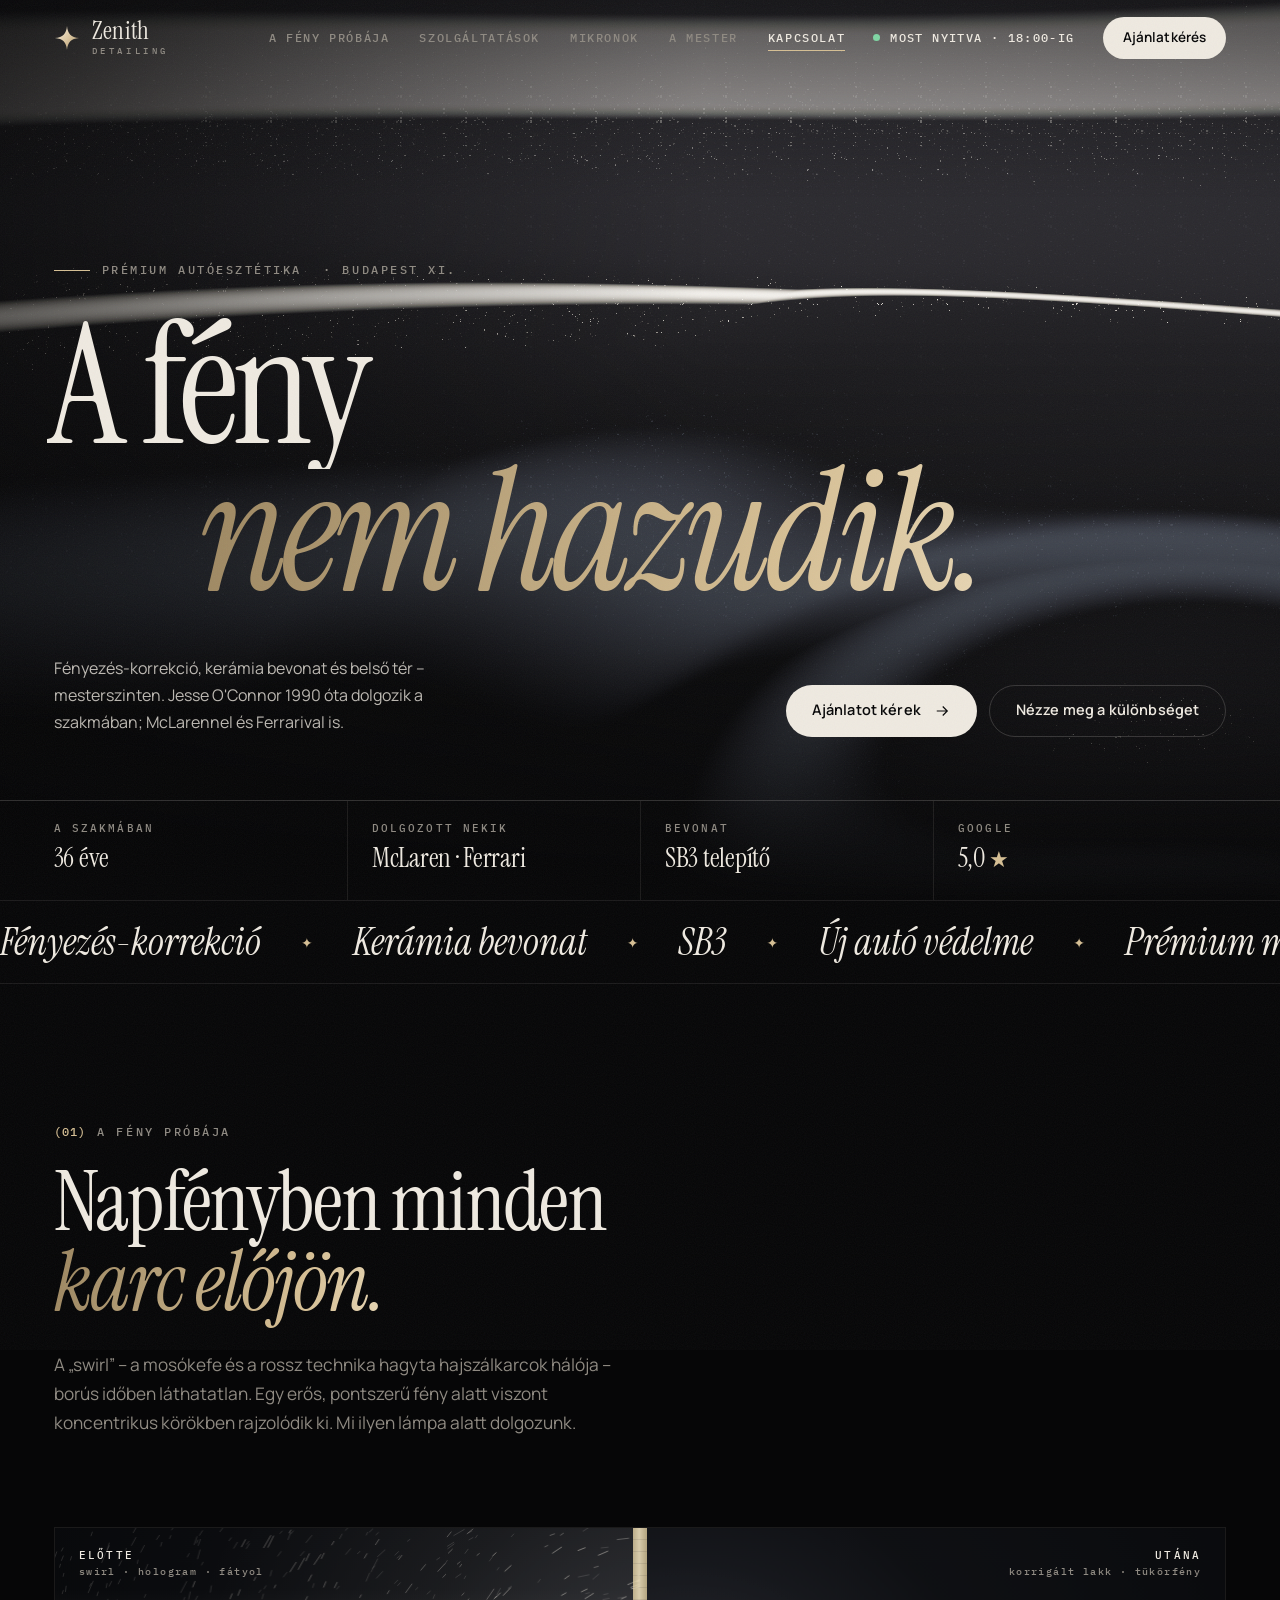
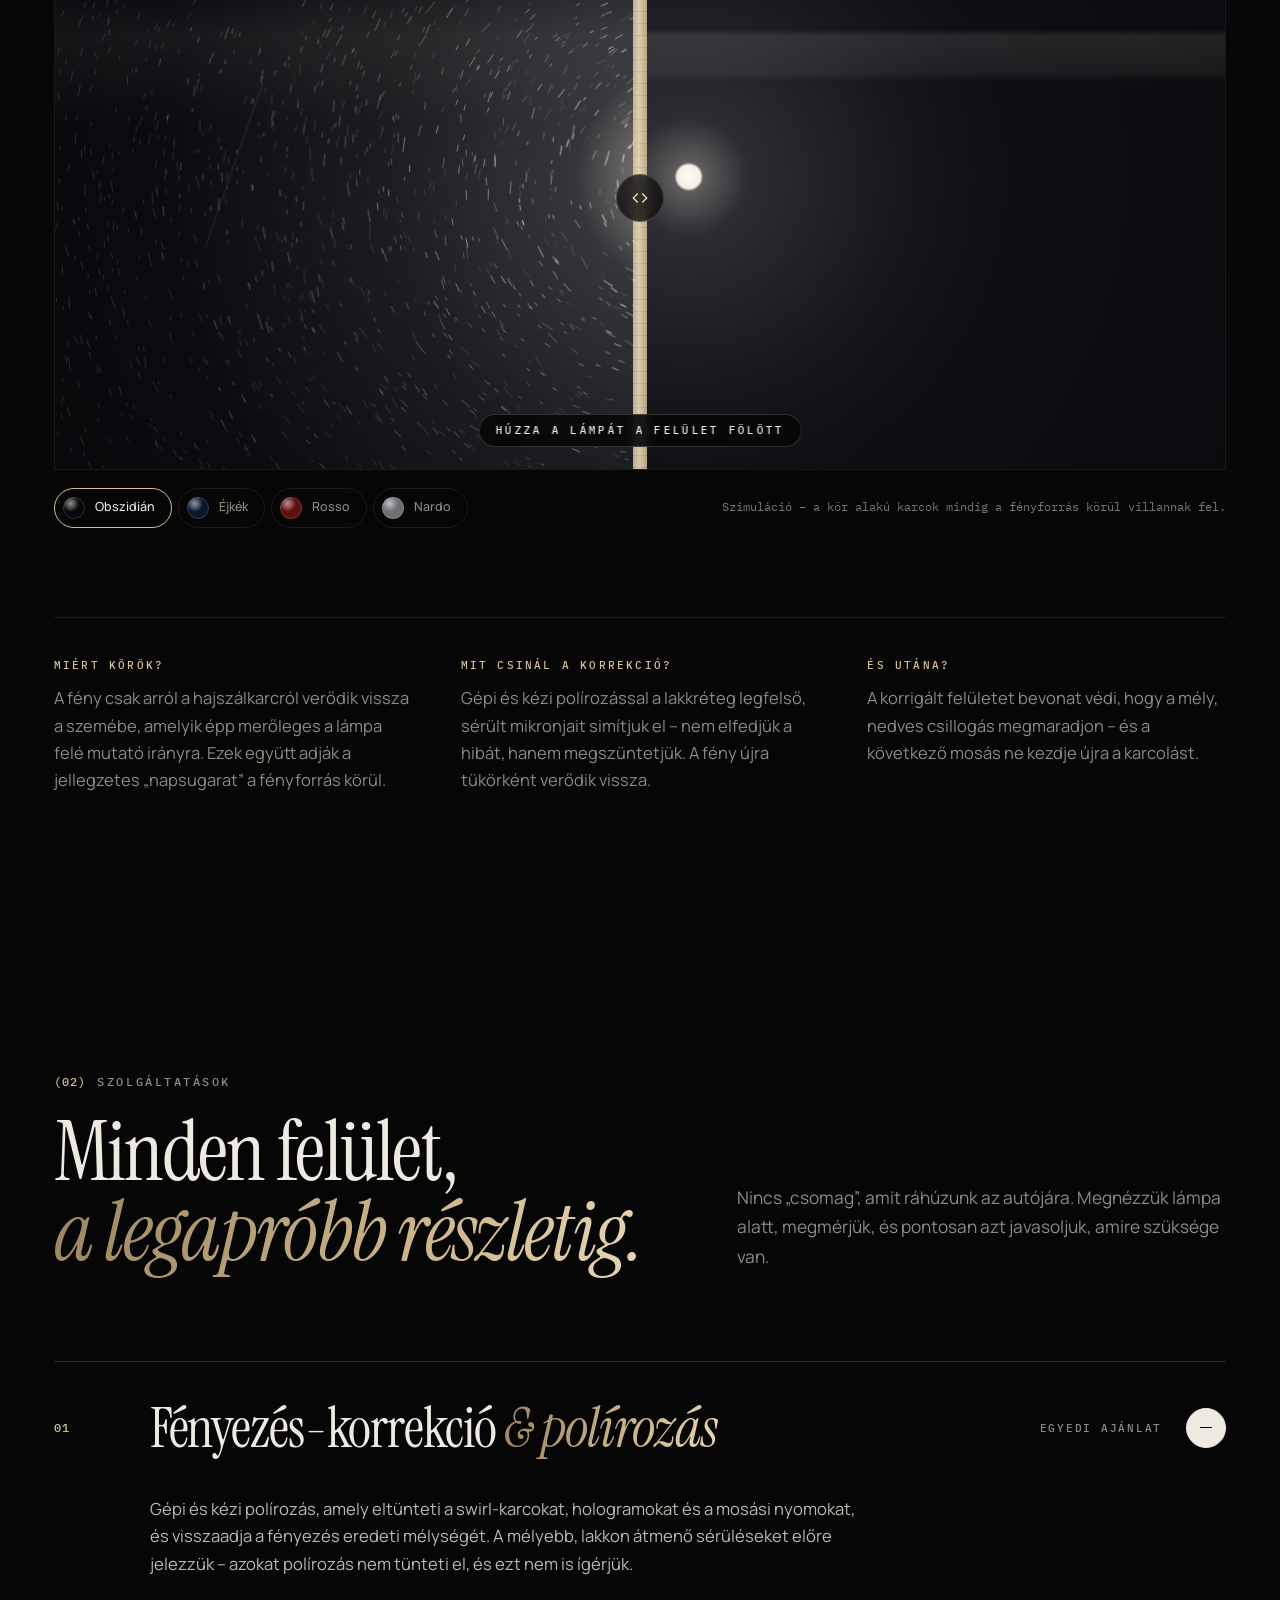
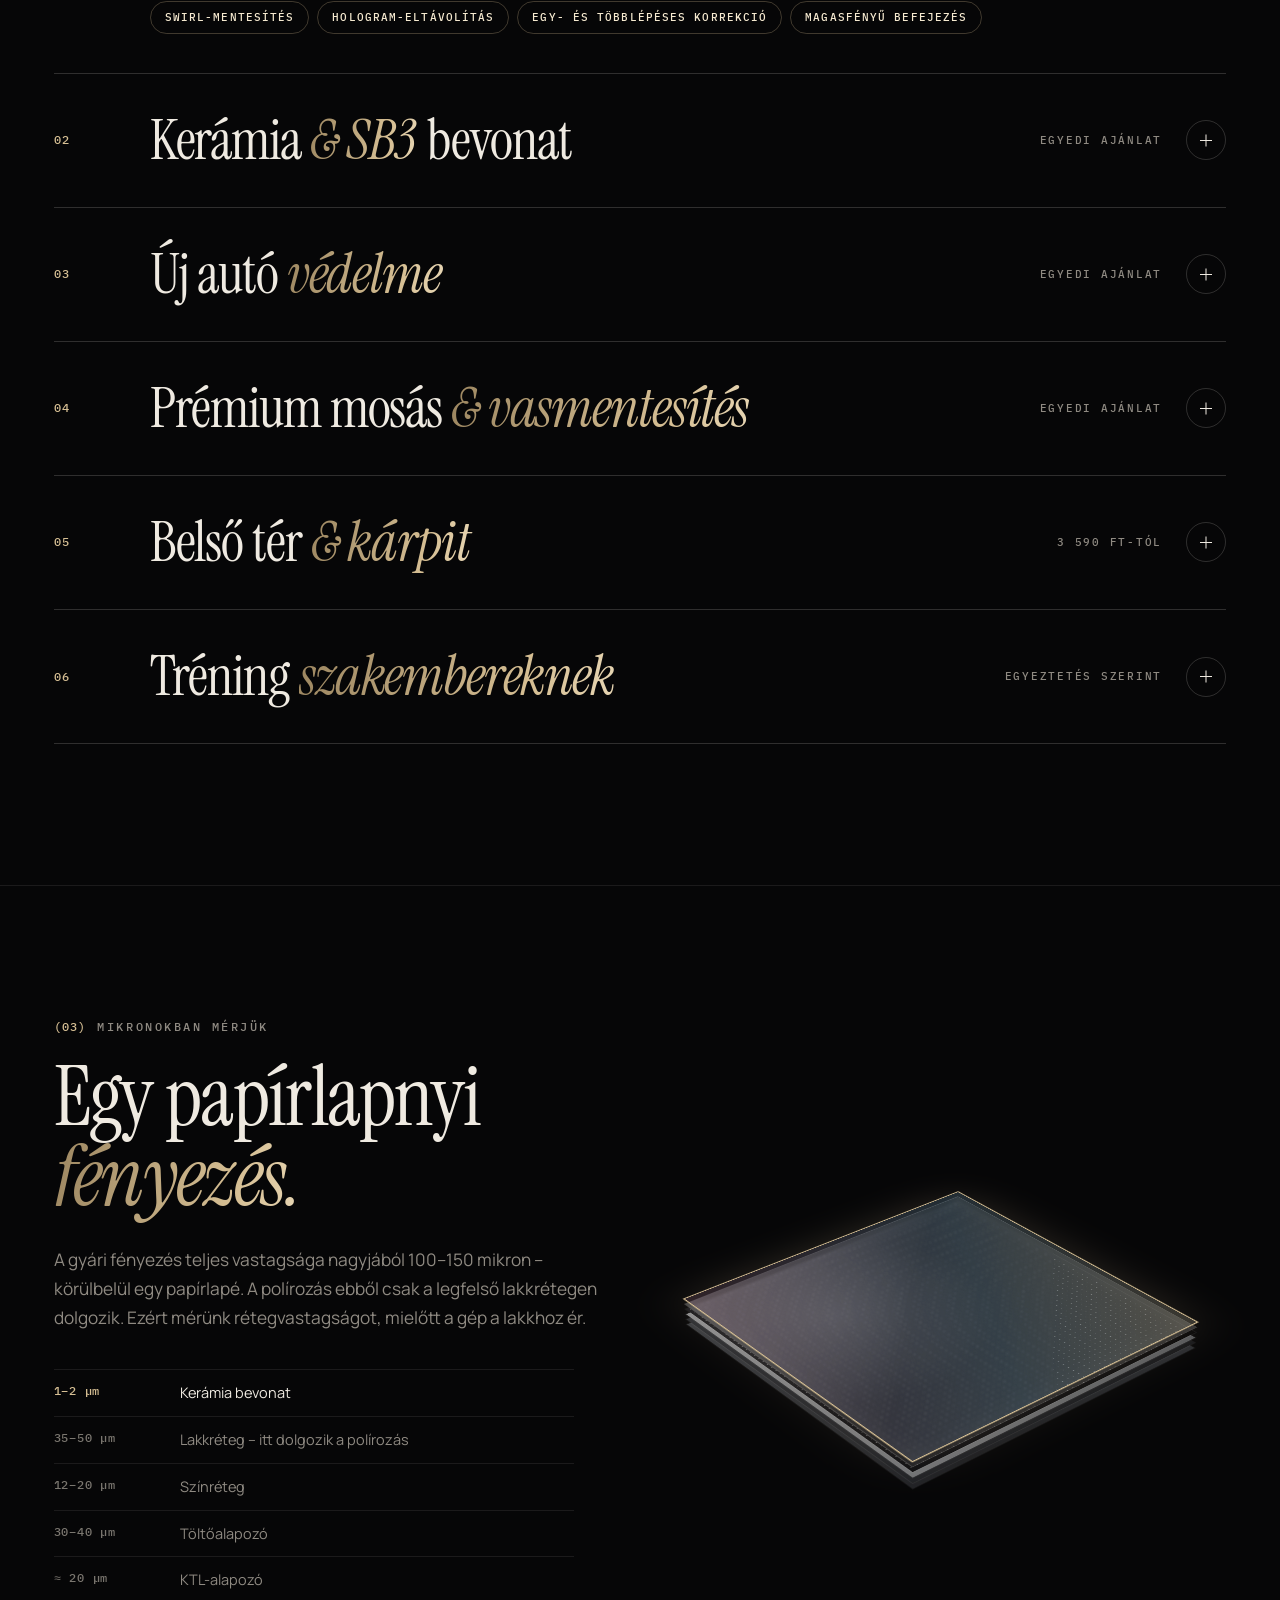
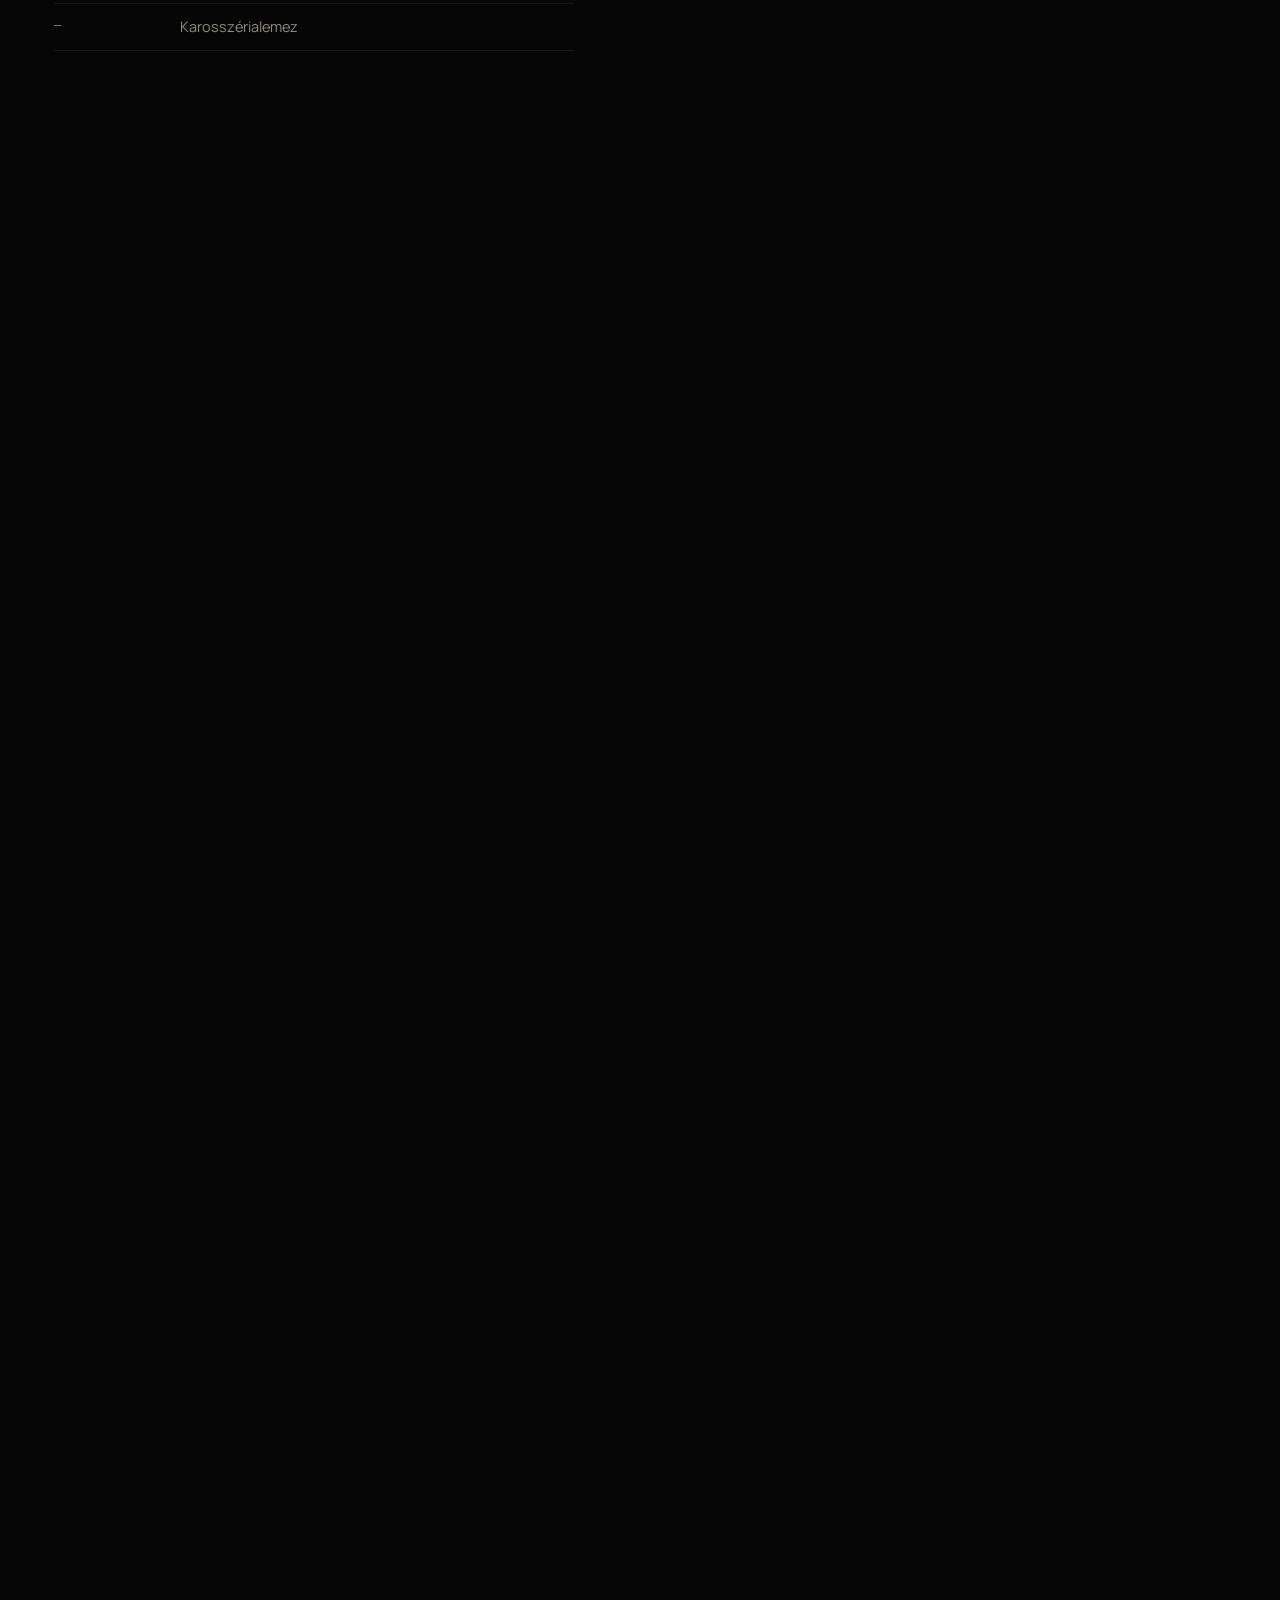
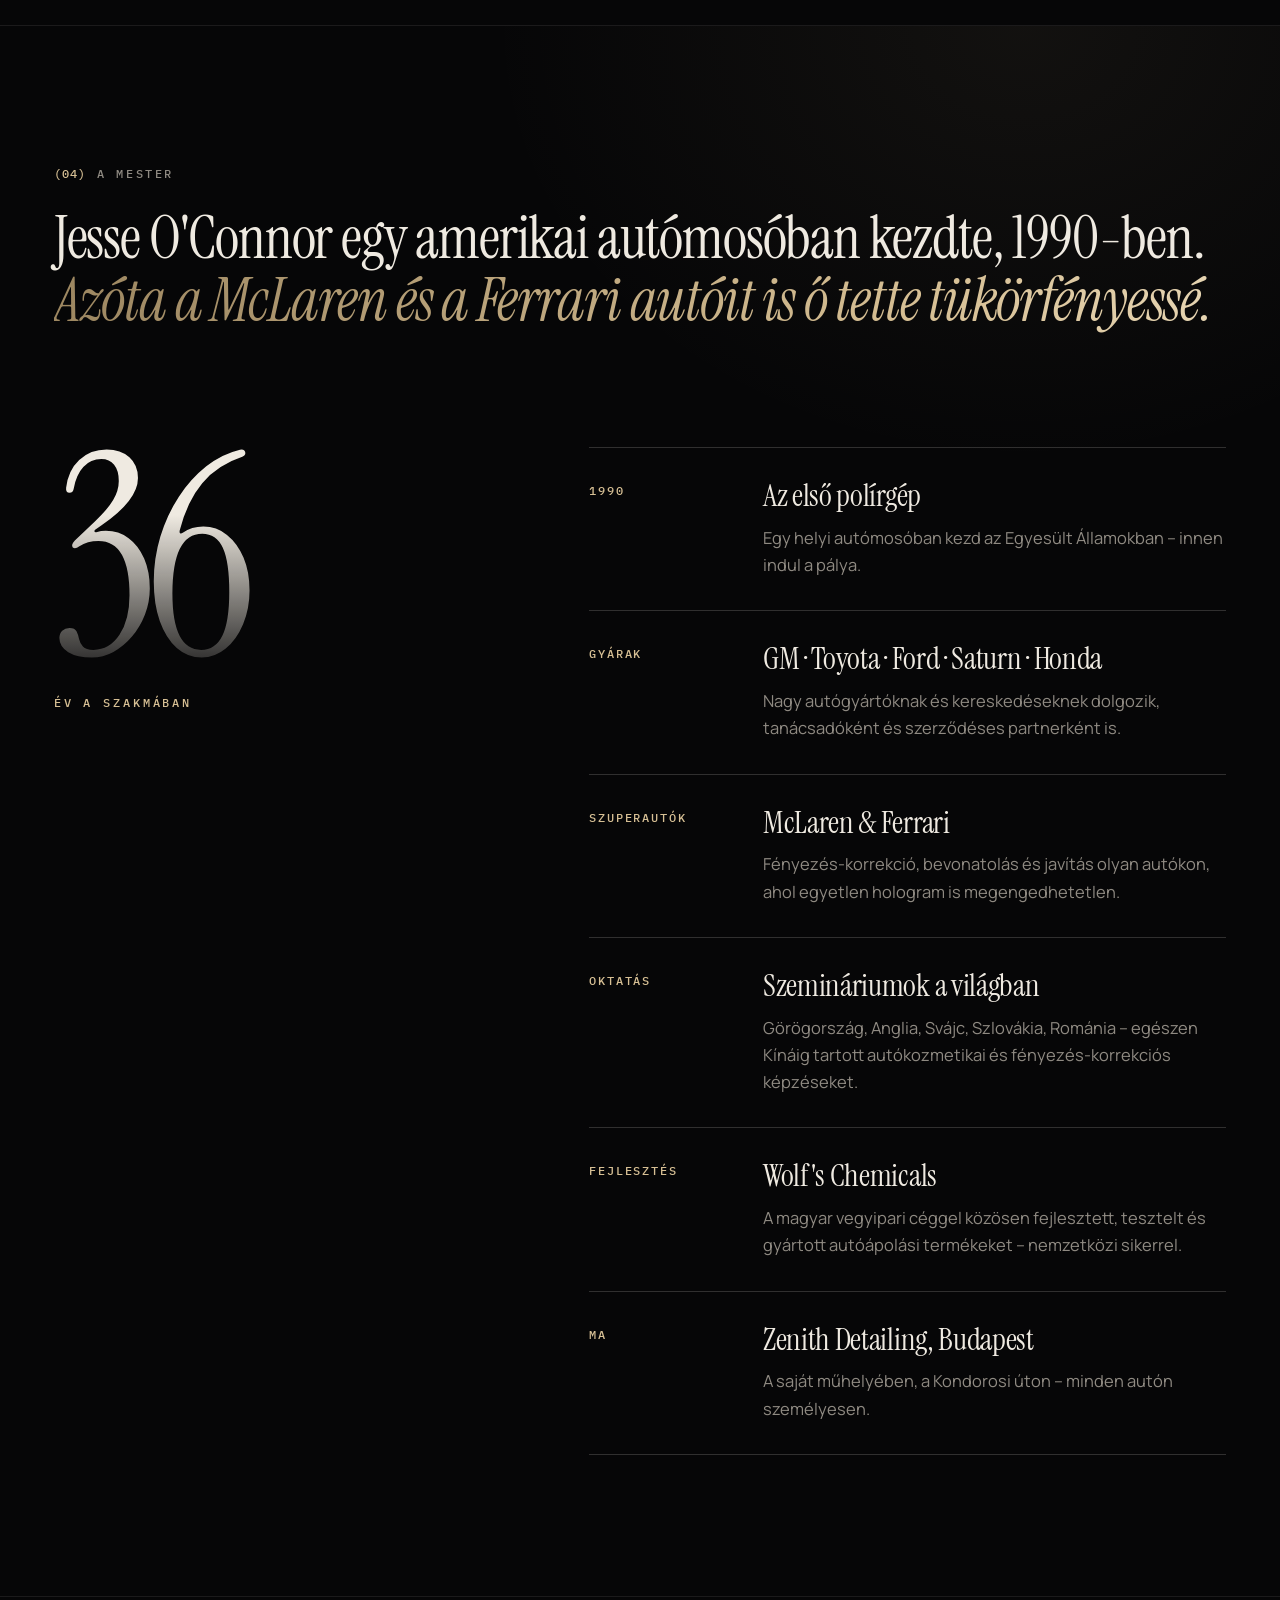
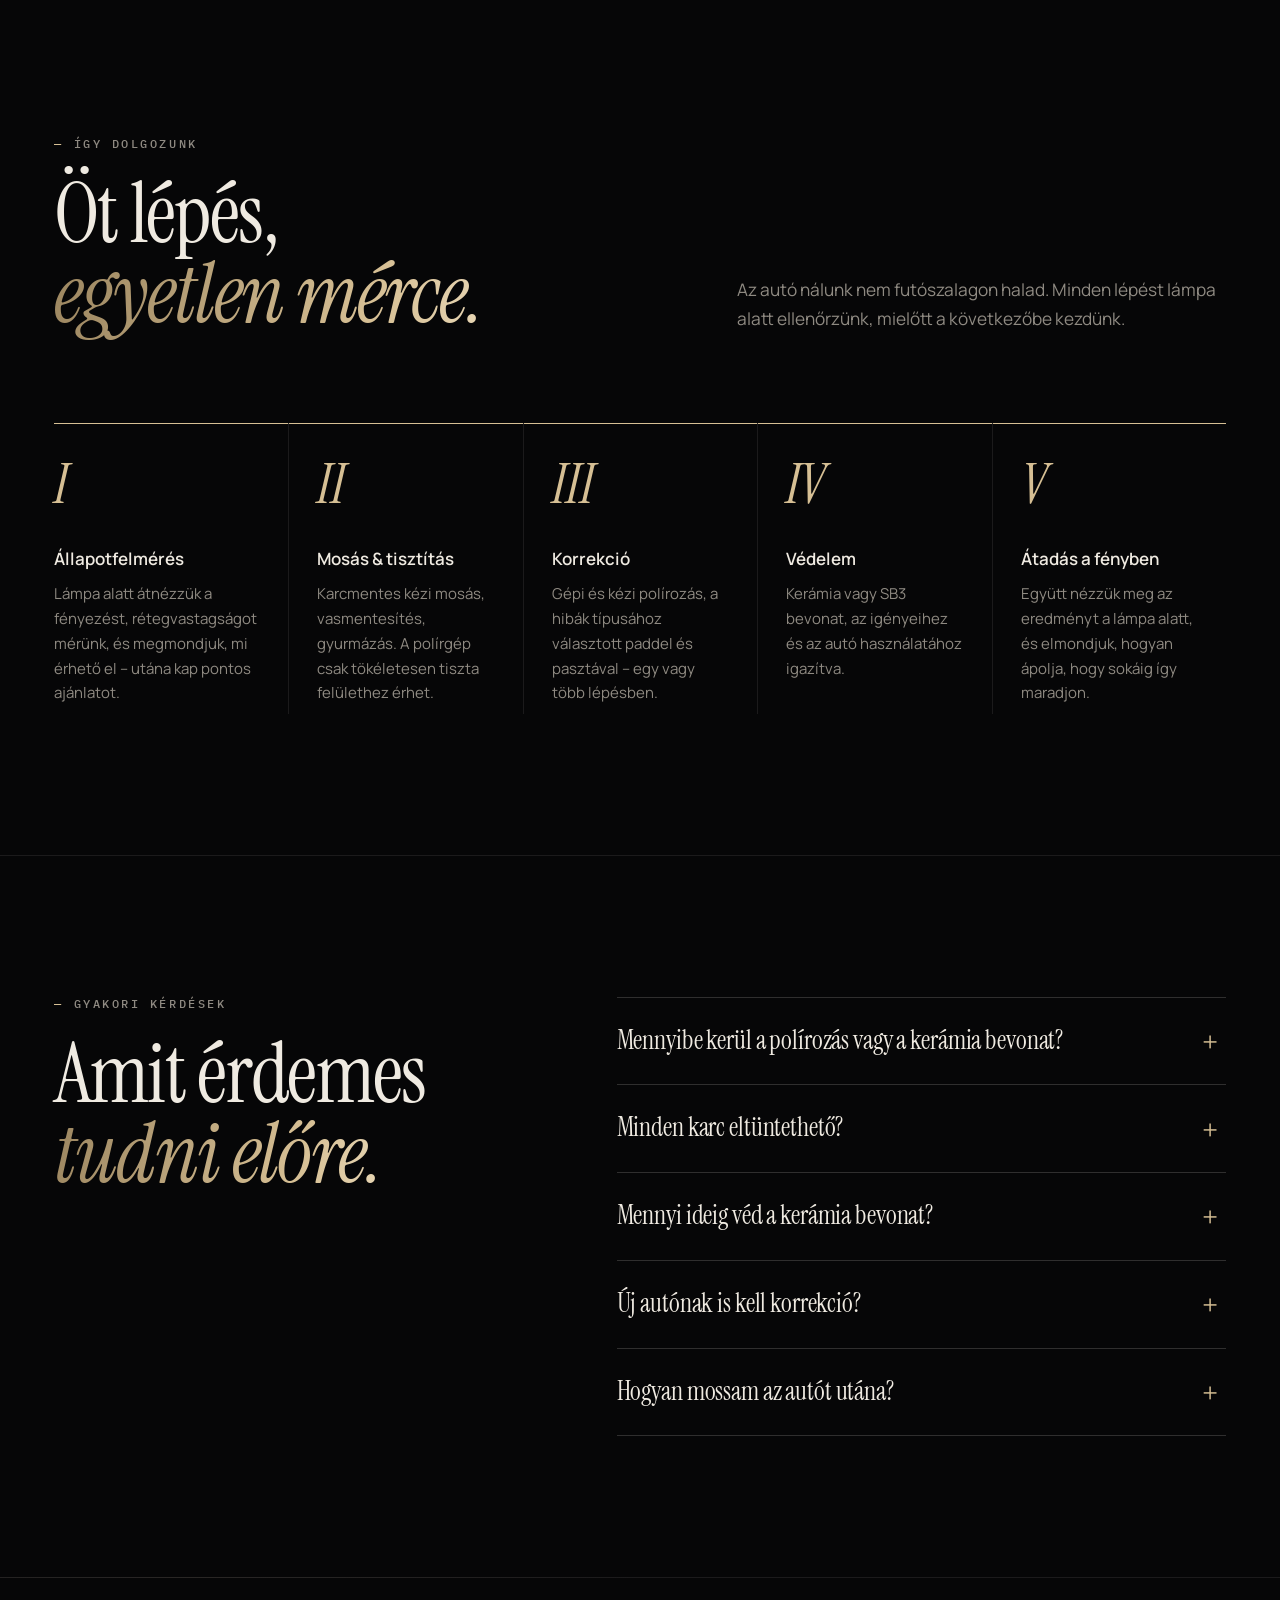
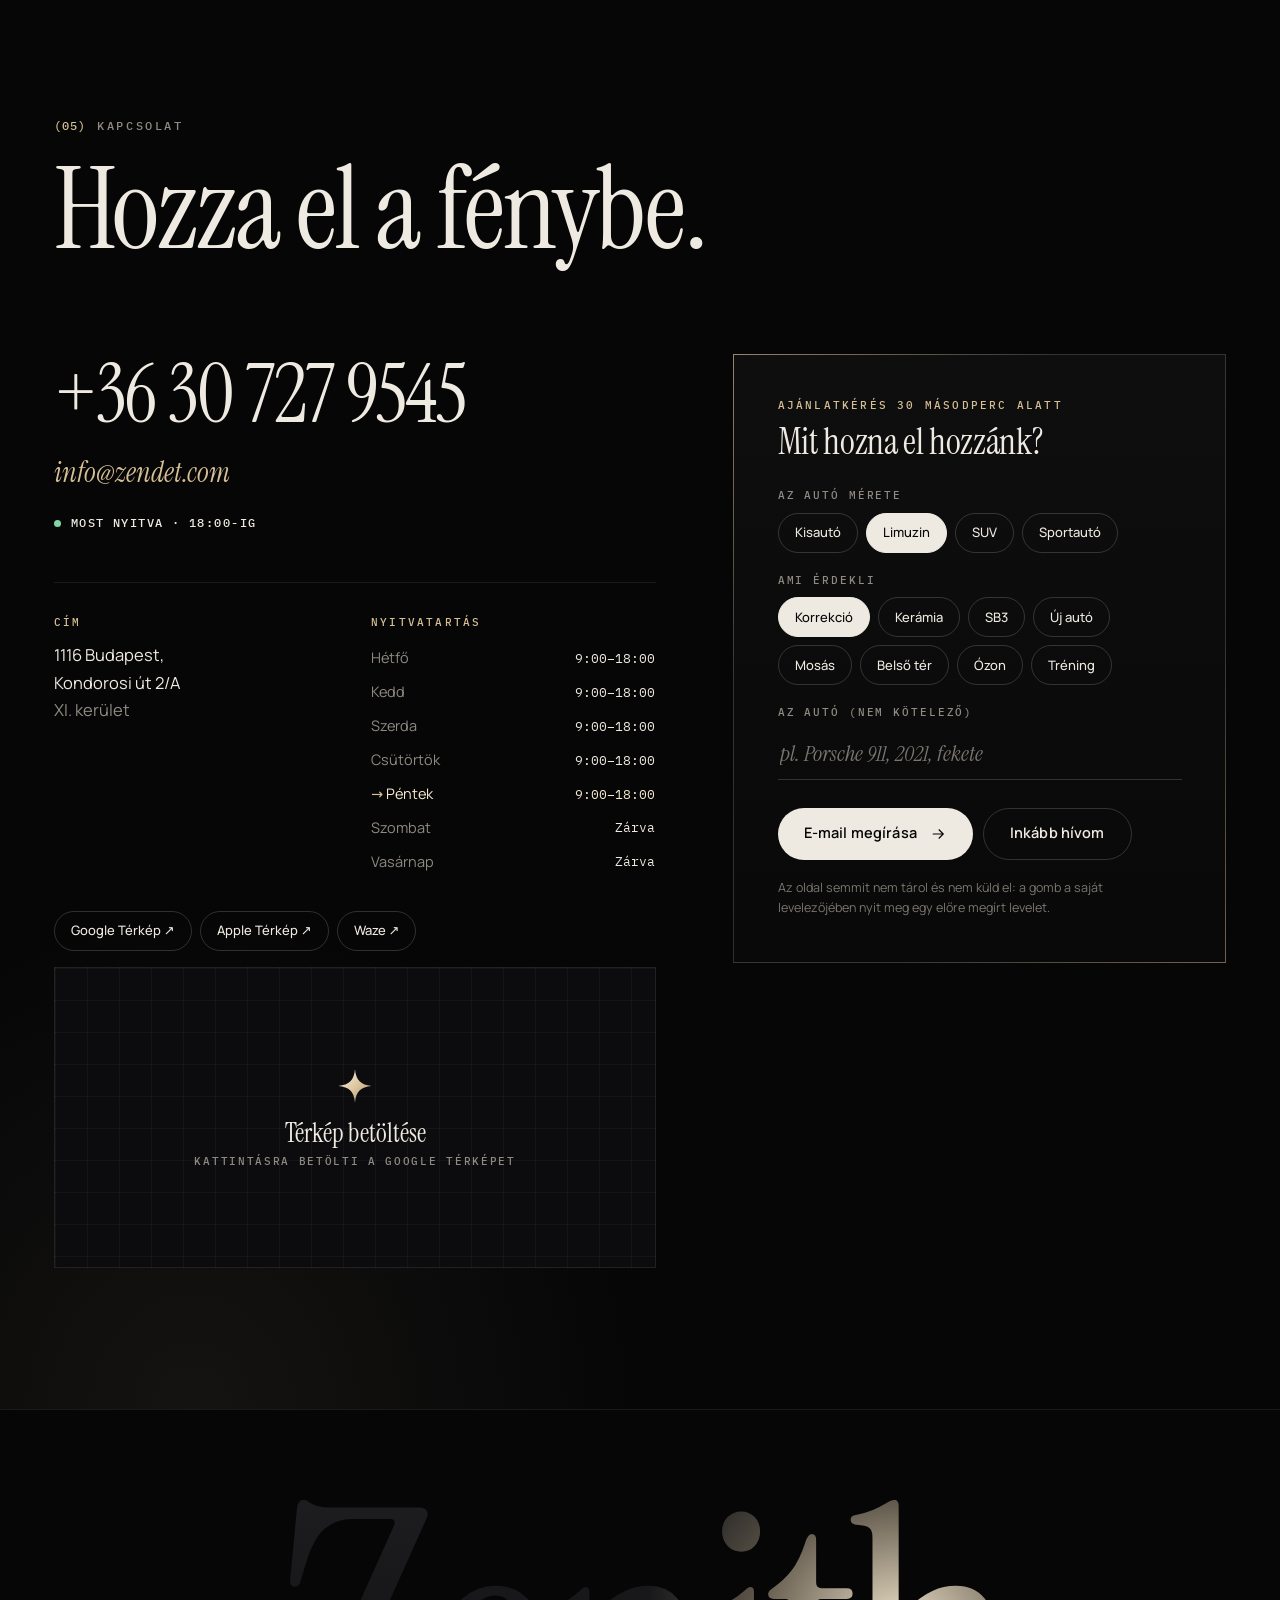
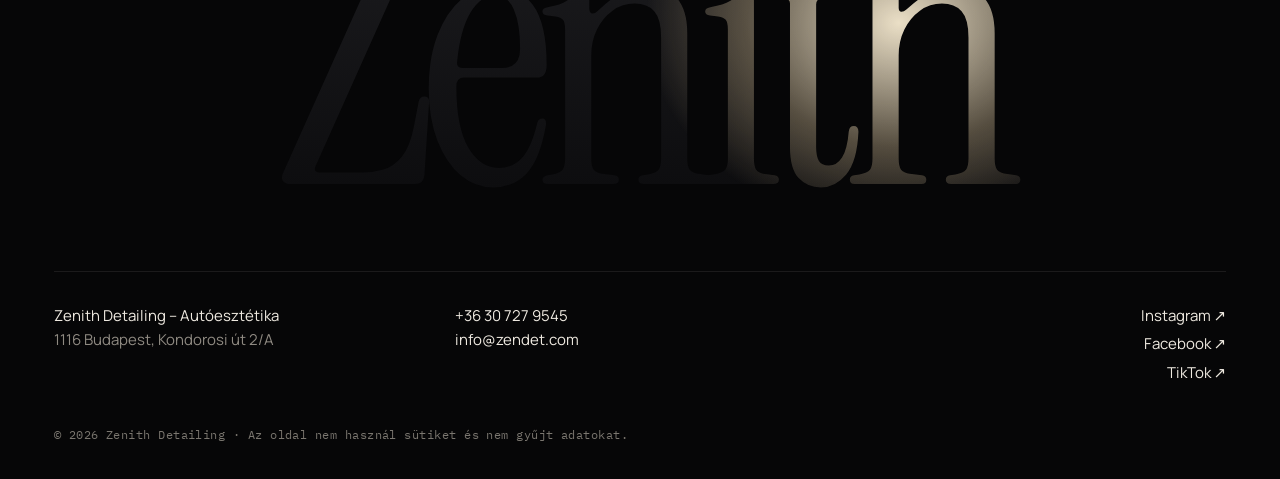
<file: public/index.html>
<!doctype html>
<html lang="hu" class="no-js">
<head>
  <meta charset="utf-8">
  <meta name="viewport" content="width=device-width, initial-scale=1, viewport-fit=cover">
  <title>Zenith Detailing – prémium autóesztétika, Budapest XI.</title>
  <meta name="description" content="Fényezés-korrekció, kerámia és SB3 bevonat, új autó védelme és belső tér – Jesse O'Connor mesterkozmetikussal, aki 1990 óta a szakmában van, és dolgozott McLarennel és Ferrarival. 1116 Budapest, Kondorosi út 2/A · +36 30 727 9545">
  <meta name="theme-color" content="#060607">
  <meta name="format-detection" content="telephone=no">
  <meta property="og:type" content="website">
  <meta property="og:title" content="Zenith Detailing – A fény nem hazudik.">
  <meta property="og:description" content="Prémium autóesztétika Budapesten: fényezés-korrekció, kerámia és SB3 bevonat, belső tér. Jesse O'Connor, 1990 óta a szakmában.">
  <meta property="og:image" content="assets/og.jpg">
  <meta property="og:locale" content="hu_HU">
  <meta name="twitter:card" content="summary_large_image">
  <link rel="icon" href="assets/favicon.svg" type="image/svg+xml">
  <link rel="apple-touch-icon" href="assets/apple-touch-icon.png">
  <link rel="preload" href="assets/fonts/instrument-serif-latin-400-normal.woff2" as="font" type="font/woff2" crossorigin>
  <link rel="preload" href="assets/fonts/manrope-latin-wght-normal.woff2" as="font" type="font/woff2" crossorigin>
  <link rel="stylesheet" href="styles.css?v=4">
  <script type="application/ld+json">
  {
    "@context": "https://schema.org",
    "@type": "AutomotiveBusiness",
    "name": "Zenith Detailing – Autóesztétika",
    "description": "Prémium autóesztétika: fényezés-korrekció, polírozás, kerámia és SB3 bevonat, új autó kezelés, prémium mosás, vasmentesítés, belső tér és ózonos fertőtlenítés.",
    "telephone": "+36307279545",
    "email": "info@zendet.com",
    "url": "https://zendet.com/",
    "image": "assets/og.jpg",
    "founder": { "@type": "Person", "name": "Jesse O'Connor" },
    "address": {
      "@type": "PostalAddress",
      "streetAddress": "Kondorosi út 2/A",
      "postalCode": "1116",
      "addressLocality": "Budapest",
      "addressRegion": "XI. kerület",
      "addressCountry": "HU"
    },
    "openingHoursSpecification": [
      { "@type": "OpeningHoursSpecification", "dayOfWeek": ["Monday","Tuesday","Wednesday","Thursday","Friday"], "opens": "09:00", "closes": "18:00" }
    ],
    "sameAs": [
      "https://www.facebook.com/zdautoesztetika/",
      "https://www.instagram.com/zenithdetailing/",
      "https://www.tiktok.com/@zenithdetailing"
    ]
  }
  </script>
</head>
<body>
  <a class="skip" href="#main">Ugrás a tartalomra</a>

  <!-- ============ FEJLÉC ============ -->
  <header class="nav" data-nav>
    <a class="logo" href="#top" aria-label="Zenith Detailing – vissza az oldal tetejére">
      <svg class="logo__mark" viewBox="0 0 40 40" aria-hidden="true"><use href="#glint"/></svg>
      <span class="logo__word">Zenith<span class="logo__sub">Detailing</span></span>
    </a>
    <nav id="menu" class="nav__links" aria-label="Fő navigáció">
      <a href="#proba"><span class="nav__num">01</span>A fény próbája</a>
      <a href="#szolgaltatasok"><span class="nav__num">02</span>Szolgáltatások</a>
      <a href="#retegek"><span class="nav__num">03</span>Mikronok</a>
      <a href="#mester"><span class="nav__num">04</span>A mester</a>
      <a href="#kapcsolat"><span class="nav__num">05</span>Kapcsolat</a>
      <span class="nav__menu-foot">
        <a class="btn btn--light" href="tel:+36307279545" data-phone-link><span>Hívás · <span data-phone-text>+36 30 727 9545</span></span></a>
        <span class="nav__menu-addr">1116 Budapest, Kondorosi út 2/A</span>
      </span>
    </nav>
    <span class="status" data-status><span class="status__dot"></span><span data-status-text>H–P 9–18</span></span>
    <a class="btn btn--light btn--sm nav__cta" href="#kapcsolat">Ajánlatkérés</a>
    <button class="nav__toggle" type="button" aria-expanded="false" aria-controls="menu" aria-label="Menü">
      <span></span><span></span>
    </button>
  </header>

  <main id="main">

    <!-- ============ NYITÓKÉP ============ -->
    <section class="hero" id="top" data-hero>
      <canvas class="hero__paint" data-paint aria-hidden="true"></canvas>
      <div class="hero__fallback" aria-hidden="true"></div>
      <div class="hero__shade" aria-hidden="true"></div>

      <div class="hero__inner wrap">
        <p class="eyebrow hero__eyebrow" data-rise><span class="eyebrow__rule"></span>Prémium autóesztétika<span class="hide-sm">&nbsp;· Budapest XI.</span></p>
        <h1 class="hero__title" aria-label="A fény nem hazudik.">
          <span class="line" data-rise><span>A fény</span></span>
          <span class="line" data-rise><span><em>nem hazudik.</em></span></span>
        </h1>
        <div class="hero__bottom">
          <p class="hero__lead" data-rise>
            Fényezés-korrekció, kerámia bevonat és belső tér – mesterszinten.
            Jesse O'Connor <span data-since>1990</span> óta dolgozik a szakmában; McLarennel és Ferrarival is.
          </p>
          <div class="hero__ctas" data-rise>
            <a class="btn btn--light" href="#kapcsolat">Ajánlatot kérek <svg class="i" aria-hidden="true"><use href="#i-arrow"/></svg></a>
            <a class="btn btn--ghost" href="#proba">Nézze meg a különbséget</a>
          </div>
        </div>
      </div>

      <dl class="hero__facts wrap" data-rise>
        <div><dt>A szakmában</dt><dd><span data-years>36</span> éve</dd></div>
        <div><dt>Dolgozott nekik</dt><dd>McLaren · Ferrari</dd></div>
        <div><dt>Bevonat</dt><dd>SB3 telepítő</dd></div>
        <div><dt>Google</dt><dd>5,0 <span class="star" aria-hidden="true">★</span><span class="sr">csillag</span></dd></div>
      </dl>

      <p class="hero__hint" aria-hidden="true"><span>Mozgassa az egeret – a fény követi</span></p>
    </section>

    <!-- ============ SZALAG ============ -->
    <div class="ticker" aria-hidden="true">
      <div class="ticker__track">
        <span>Fényezés-korrekció</span><i>✦</i><span>Kerámia bevonat</span><i>✦</i><span>SB3</span><i>✦</i><span>Új autó védelme</span><i>✦</i><span>Prémium mosás</span><i>✦</i><span>Vasmentesítés</span><i>✦</i><span>Belső tér</span><i>✦</i><span>Ózonos fertőtlenítés</span><i>✦</i>
        <span>Fényezés-korrekció</span><i>✦</i><span>Kerámia bevonat</span><i>✦</i><span>SB3</span><i>✦</i><span>Új autó védelme</span><i>✦</i><span>Prémium mosás</span><i>✦</i><span>Vasmentesítés</span><i>✦</i><span>Belső tér</span><i>✦</i><span>Ózonos fertőtlenítés</span><i>✦</i>
      </div>
    </div>

    <!-- ============ 01 A FÉNY PRÓBÁJA ============ -->
    <section class="section proba" id="proba" aria-labelledby="proba-title">
      <div class="wrap">
        <header class="section__head">
          <p class="eyebrow"><span class="num">(01)</span> A fény próbája</p>
          <h2 class="h2" id="proba-title">Napfényben minden<br><em>karc előjön.</em></h2>
          <p class="section__lead">
            A „swirl” – a mosókefe és a rossz technika hagyta hajszálkarcok hálója – borús időben láthatatlan.
            Egy erős, pontszerű fény alatt viszont koncentrikus körökben rajzolódik ki. Mi ilyen lámpa alatt dolgozunk.
          </p>
        </header>

        <figure class="lab" data-lab>
          <div class="lab__stage" data-lab-stage>
            <canvas class="lab__canvas" data-lab-canvas role="img" aria-label="Szimuláció: fekete fényezés egy lámpa fényében. A bal oldalon polírozás előtt látszanak a körkörös swirl-karcok, a jobb oldalon a korrigált, tükörsima felület."></canvas>
            <span class="lab__tag lab__tag--l">Előtte <small>swirl · hologram · fátyol</small></span>
            <span class="lab__tag lab__tag--r">Utána <small>korrigált lakk · tükörfény</small></span>
            <button class="lab__handle" type="button" role="slider" aria-label="Előtte–utána határvonal" aria-valuemin="0" aria-valuemax="100" aria-valuenow="50" aria-valuetext="50%" data-lab-handle>
              <span class="lab__tape" aria-hidden="true"></span>
              <span class="lab__knob" aria-hidden="true"><svg class="i" viewBox="0 0 24 24"><path d="M9 6 3 12l6 6M15 6l6 6-6 6" fill="none" stroke="currentColor" stroke-width="1.6"/></svg></span>
            </button>
            <p class="lab__cue" data-lab-cue aria-hidden="true">Húzza a lámpát a felület fölött</p>
          </div>
          <figcaption class="lab__bar">
            <div class="lab__swatches" role="radiogroup" aria-label="Fényezés színe">
              <button type="button" role="radio" aria-checked="true" data-paint-color="obsidian" style="--c:#07080a"><span>Obszidián</span></button>
              <button type="button" role="radio" aria-checked="false" data-paint-color="midnight" style="--c:#0b1630"><span>Éjkék</span></button>
              <button type="button" role="radio" aria-checked="false" data-paint-color="rosso" style="--c:#5e0d10"><span>Rosso</span></button>
              <button type="button" role="radio" aria-checked="false" data-paint-color="nardo" style="--c:#6d7073"><span>Nardo</span></button>
            </div>
            <p class="lab__note">Szimuláció – a kör alakú karcok mindig a fényforrás körül villannak fel.</p>
          </figcaption>
        </figure>

        <div class="proba__facts">
          <div data-reveal>
            <p class="kicker">Miért körök?</p>
            <p>A fény csak arról a hajszálkarcról verődik vissza a szemébe, amelyik épp merőleges a lámpa felé mutató irányra. Ezek együtt adják a jellegzetes „napsugarat” a fényforrás körül.</p>
          </div>
          <div data-reveal>
            <p class="kicker">Mit csinál a korrekció?</p>
            <p>Gépi és kézi polírozással a lakkréteg legfelső, sérült mikronjait simítjuk el – nem elfedjük a hibát, hanem megszüntetjük. A fény újra tükörként verődik vissza.</p>
          </div>
          <div data-reveal>
            <p class="kicker">És utána?</p>
            <p>A korrigált felületet bevonat védi, hogy a mély, nedves csillogás megmaradjon – és a következő mosás ne kezdje újra a karcolást.</p>
          </div>
        </div>
      </div>
    </section>

    <!-- ============ 02 SZOLGÁLTATÁSOK ============ -->
    <section class="section svc" id="szolgaltatasok" aria-labelledby="svc-title">
      <div class="wrap">
        <header class="section__head section__head--split">
          <div>
            <p class="eyebrow"><span class="num">(02)</span> Szolgáltatások</p>
            <h2 class="h2" id="svc-title">Minden felület,<br><em>a legapróbb részletig.</em></h2>
          </div>
          <p class="section__lead">Nincs „csomag”, amit ráhúzunk az autójára. Megnézzük lámpa alatt, megmérjük, és pontosan azt javasoljuk, amire szüksége van.</p>
        </header>

        <ol class="svc__list" data-svc>
          <li class="svc__item" data-reveal>
            <button class="svc__row" type="button" aria-expanded="false" aria-controls="svc-1">
              <span class="svc__num">01</span>
              <span class="svc__name">Fényezés-korrekció <em>&amp; polírozás</em></span>
              <span class="svc__teaser">Swirl, hologram és mosási karcok helyett újra mély, tükrös fény.</span>
              <span class="svc__meta">Egyedi ajánlat</span>
              <span class="svc__plus" aria-hidden="true"></span>
            </button>
            <div class="svc__body" id="svc-1" role="region" aria-label="Fényezés-korrekció és polírozás">
              <div class="svc__inner">
                <p>Gépi és kézi polírozás, amely eltünteti a swirl-karcokat, hologramokat és a mosási nyomokat, és visszaadja a fényezés eredeti mélységét. A mélyebb, lakkon átmenő sérüléseket előre jelezzük – azokat polírozás nem tünteti el, és ezt nem is ígérjük.</p>
                <ul class="svc__tags"><li>Swirl-mentesítés</li><li>Hologram-eltávolítás</li><li>Egy- és többlépéses korrekció</li><li>Magasfényű befejezés</li></ul>
              </div>
            </div>
          </li>
          <li class="svc__item" data-reveal>
            <button class="svc__row" type="button" aria-expanded="false" aria-controls="svc-2">
              <span class="svc__num">02</span>
              <span class="svc__name">Kerámia <em>&amp; SB3</em> bevonat</span>
              <span class="svc__teaser">Üvegkemény védőréteg, ami évekig őrzi a fényt.</span>
              <span class="svc__meta">Egyedi ajánlat</span>
              <span class="svc__plus" aria-hidden="true"></span>
            </button>
            <div class="svc__body" id="svc-2" role="region" aria-label="Kerámia és SB3 bevonat">
              <div class="svc__inner">
                <p>Kemény, üvegszerű védőréteg a lakkon: taszítja a vizet és a szennyeződést, megkönnyíti a mosást, és évekig őrzi a fényt. Az amerikai SB3 bevonatot hivatalos telepítőként visszük fel. A bevonat előtt mindig korrekció jön – a bevonat ugyanis konzerválja azt, ami alatta van.</p>
                <ul class="svc__tags"><li>SiO₂ alapú kerámia</li><li>9H keménység</li><li>2–5 év tartósság</li><li>SB3 hivatalos telepítő</li></ul>
              </div>
            </div>
          </li>
          <li class="svc__item" data-reveal>
            <button class="svc__row" type="button" aria-expanded="false" aria-controls="svc-3">
              <span class="svc__num">03</span>
              <span class="svc__name">Új autó <em>védelme</em></span>
              <span class="svc__teaser">Átvizsgálás, finom korrekció és védelem – még az első mosás előtt.</span>
              <span class="svc__meta">Egyedi ajánlat</span>
              <span class="svc__plus" aria-hidden="true"></span>
            </button>
            <div class="svc__body" id="svc-3" role="region" aria-label="Új autó védelme">
              <div class="svc__inner">
                <p>A gyárból kijövő autó védtelen: a gyári, sietős polírozás gyakran hologramokat hagy, a szállítás és a kereskedés pedig mosási karcokat. Mielőtt először mosnák, átvizsgáljuk, finoman korrigáljuk és bevonattal védjük – így marad olyan, amilyennek lennie kellene.</p>
                <ul class="svc__tags"><li>Átvételi átvizsgálás</li><li>Gyári hologramok eltávolítása</li><li>Bevonat az első naptól</li></ul>
              </div>
            </div>
          </li>
          <li class="svc__item" data-reveal>
            <button class="svc__row" type="button" aria-expanded="false" aria-controls="svc-4">
              <span class="svc__num">04</span>
              <span class="svc__name">Prémium mosás <em>&amp; vasmentesítés</em></span>
              <span class="svc__teaser">Karcmentes kézi mosás, fékpor-, rozsda- és kátrányeltávolítás.</span>
              <span class="svc__meta">Egyedi ajánlat</span>
              <span class="svc__plus" aria-hidden="true"></span>
            </button>
            <div class="svc__body" id="svc-4" role="region" aria-label="Prémium mosás és vasmentesítés">
              <div class="svc__inner">
                <p>Karcmentes kézi mosás, majd a lakkba ágyazódott szennyeződések – fékpor, repülőrozsda, kátrány, gyanta – vegyi és mechanikai eltávolítása. A felület tapintásra is üvegsima lesz, és készen áll a polírozásra vagy a védelemre.</p>
                <ul class="svc__tags"><li>Kétvödrös kézi mosás</li><li>Vasmentesítés</li><li>Kátrány- és gyantaeltávolítás</li><li>Gyurmázás</li></ul>
              </div>
            </div>
          </li>
          <li class="svc__item" data-reveal>
            <button class="svc__row" type="button" aria-expanded="false" aria-controls="svc-5">
              <span class="svc__num">05</span>
              <span class="svc__name">Belső tér <em>&amp; kárpit</em></span>
              <span class="svc__teaser">Kárpit, szőnyeg, bőr – és ózonos szagtalanítás.</span>
              <span class="svc__meta">3 590 Ft-tól</span>
              <span class="svc__plus" aria-hidden="true"></span>
            </button>
            <div class="svc__body" id="svc-5" role="region" aria-label="Belső tér és kárpit">
              <div class="svc__inner">
                <p>Kárpit- és szőnyegtisztítás, bőrápolás, műanyagok és részletek kézi tisztítása. Szagtalanításhoz ózonos fertőtlenítés – a kellemetlen szagot nem elfedjük, hanem megszüntetjük.</p>
                <dl class="svc__prices">
                  <div><dt>Belső szolgáltatások</dt><dd>3 590 Ft-tól</dd></div>
                  <div><dt>Bőrülések tisztítása</dt><dd>7 990 Ft-tól</dd></div>
                  <div><dt>Teljes kárpittisztítás</dt><dd>18 990 Ft-tól</dd></div>
                  <div><dt>Ózonos fertőtlenítés</dt><dd>Kérje ajánlatunkat</dd></div>
                </dl>
              </div>
            </div>
          </li>
          <li class="svc__item" data-reveal>
            <button class="svc__row" type="button" aria-expanded="false" aria-controls="svc-6">
              <span class="svc__num">06</span>
              <span class="svc__name">Tréning <em>szakembereknek</em></span>
              <span class="svc__teaser">Gyakorlati képzés autókozmetikusoknak és műhelyeknek.</span>
              <span class="svc__meta">Egyeztetés szerint</span>
              <span class="svc__plus" aria-hidden="true"></span>
            </button>
            <div class="svc__body" id="svc-6" role="region" aria-label="Tréning szakembereknek">
              <div class="svc__inner">
                <p>Jesse Görögországtól Kínáig tartott fényezés-korrekciós szemináriumokat. Autókozmetikusoknak és műhelyeknek gyakorlati képzést is vállal – a polírozástól a bevonatok felviteléig.</p>
                <ul class="svc__tags"><li>Polírozási technika</li><li>Bevonatok felvitele</li><li>Egyéni vagy csoportos</li></ul>
              </div>
            </div>
          </li>
        </ol>
      </div>
    </section>

    <!-- ============ 03 RÉTEGEK ============ -->
    <section class="layers" id="retegek" aria-labelledby="layers-title" data-layers>
      <div class="layers__sticky">
        <div class="wrap layers__grid">
          <header class="layers__head">
            <p class="eyebrow"><span class="num">(03)</span> Mikronokban mérjük</p>
            <h2 class="h2" id="layers-title">Egy papírlapnyi<br><em>fényezés.</em></h2>
            <p class="section__lead">
              A gyári fényezés teljes vastagsága nagyjából 100–150 mikron – körülbelül egy papírlapé.
              A polírozás ebből csak a legfelső lakkrétegen dolgozik. Ezért mérünk rétegvastagságot, mielőtt a gép a lakkhoz ér.
            </p>
            <ol class="layers__legend" data-layers-legend>
              <li data-l="5"><span class="layers__um">1–2 µm</span><span>Kerámia bevonat</span></li>
              <li data-l="4"><span class="layers__um">35–50 µm</span><span>Lakkréteg – itt dolgozik a polírozás</span></li>
              <li data-l="3"><span class="layers__um">12–20 µm</span><span>Színréteg</span></li>
              <li data-l="2"><span class="layers__um">30–40 µm</span><span>Töltőalapozó</span></li>
              <li data-l="1"><span class="layers__um">≈ 20 µm</span><span>KTL-alapozó</span></li>
              <li data-l="0"><span class="layers__um">—</span><span>Karosszérialemez</span></li>
            </ol>
          </header>

          <div class="stack" aria-hidden="true">
            <div class="stack__scene">
              <div class="stack__layer" style="--i:0"><span>Lemez</span></div>
              <div class="stack__layer" style="--i:1"><span>KTL</span></div>
              <div class="stack__layer" style="--i:2"><span>Töltő</span></div>
              <div class="stack__layer" style="--i:3"><span>Szín</span></div>
              <div class="stack__layer" style="--i:4"><span>Lakk</span></div>
              <div class="stack__layer" style="--i:5"><span>Kerámia</span></div>
            </div>
          </div>
        </div>
      </div>
    </section>

    <!-- ============ 04 A MESTER ============ -->
    <section class="section master" id="mester" aria-labelledby="master-title">
      <div class="wrap">
        <div class="master__top">
          <p class="eyebrow"><span class="num">(04)</span> A mester</p>
          <h2 class="master__quote" id="master-title" data-reveal>
            Jesse O'Connor egy amerikai autómosóban kezdte, <span data-since>1990</span>-ben.
            <em>Azóta a McLaren és a Ferrari autóit is ő tette tükörfényessé.</em>
          </h2>
        </div>

        <div class="master__grid">
          <div class="master__count" data-reveal>
            <span class="master__big" data-years>36</span>
            <span class="master__unit">év a szakmában</span>
          </div>

          <ol class="timeline">
            <li data-reveal>
              <span class="timeline__when">1990</span>
              <div><h3>Az első polírgép</h3><p>Egy helyi autómosóban kezd az Egyesült Államokban – innen indul a pálya.</p></div>
            </li>
            <li data-reveal>
              <span class="timeline__when">Gyárak</span>
              <div><h3>GM · Toyota · Ford · Saturn · Honda</h3><p>Nagy autógyártóknak és kereskedéseknek dolgozik, tanácsadóként és szerződéses partnerként is.</p></div>
            </li>
            <li data-reveal>
              <span class="timeline__when">Szuperautók</span>
              <div><h3>McLaren &amp; Ferrari</h3><p>Fényezés-korrekció, bevonatolás és javítás olyan autókon, ahol egyetlen hologram is megengedhetetlen.</p></div>
            </li>
            <li data-reveal>
              <span class="timeline__when">Oktatás</span>
              <div><h3>Szemináriumok a világban</h3><p>Görögország, Anglia, Svájc, Szlovákia, Románia – egészen Kínáig tartott autókozmetikai és fényezés-korrekciós képzéseket.</p></div>
            </li>
            <li data-reveal>
              <span class="timeline__when">Fejlesztés</span>
              <div><h3>Wolf's Chemicals</h3><p>A magyar vegyipari céggel közösen fejlesztett, tesztelt és gyártott autóápolási termékeket – nemzetközi sikerrel.</p></div>
            </li>
            <li data-reveal>
              <span class="timeline__when">Ma</span>
              <div><h3>Zenith Detailing, Budapest</h3><p>A saját műhelyében, a Kondorosi úton – minden autón személyesen.</p></div>
            </li>
          </ol>
        </div>
      </div>
    </section>

    <!-- ============ FOLYAMAT ============ -->
    <section class="section flow" id="folyamat" aria-labelledby="flow-title">
      <div class="wrap">
        <header class="section__head section__head--split">
          <div>
            <p class="eyebrow"><span class="num">—</span> Így dolgozunk</p>
            <h2 class="h2" id="flow-title">Öt lépés,<br><em>egyetlen mérce.</em></h2>
          </div>
          <p class="section__lead">Az autó nálunk nem futószalagon halad. Minden lépést lámpa alatt ellenőrzünk, mielőtt a következőbe kezdünk.</p>
        </header>
        <ol class="flow__list" data-flow>
          <li data-reveal><span class="flow__n">I</span><h3>Állapotfelmérés</h3><p>Lámpa alatt átnézzük a fényezést, rétegvastagságot mérünk, és megmondjuk, mi érhető el – utána kap pontos ajánlatot.</p></li>
          <li data-reveal><span class="flow__n">II</span><h3>Mosás &amp; tisztítás</h3><p>Karcmentes kézi mosás, vasmentesítés, gyurmázás. A polírgép csak tökéletesen tiszta felülethez érhet.</p></li>
          <li data-reveal><span class="flow__n">III</span><h3>Korrekció</h3><p>Gépi és kézi polírozás, a hibák típusához választott paddel és pasztával – egy vagy több lépésben.</p></li>
          <li data-reveal><span class="flow__n">IV</span><h3>Védelem</h3><p>Kerámia vagy SB3 bevonat, az igényeihez és az autó használatához igazítva.</p></li>
          <li data-reveal><span class="flow__n">V</span><h3>Átadás a fényben</h3><p>Együtt nézzük meg az eredményt a lámpa alatt, és elmondjuk, hogyan ápolja, hogy sokáig így maradjon.</p></li>
        </ol>
      </div>
    </section>

    <!-- ============ GYIK ============ -->
    <section class="section faq" id="kerdesek" aria-labelledby="faq-title">
      <div class="wrap faq__grid">
        <header>
          <p class="eyebrow"><span class="num">—</span> Gyakori kérdések</p>
          <h2 class="h2" id="faq-title">Amit érdemes<br><em>tudni előre.</em></h2>
        </header>
        <div class="faq__list">
          <details data-reveal>
            <summary>Mennyibe kerül a polírozás vagy a kerámia bevonat?</summary>
            <p>Az autó méretétől, állapotától és a kívánt eredménytől függ – ezért nem adunk vakon árat. Az állapotfelmérés után pontos, tételes ajánlatot kap. A belső téri szolgáltatások 3 590 Ft-tól indulnak.</p>
          </details>
          <details data-reveal>
            <summary>Minden karc eltüntethető?</summary>
            <p>Nem, és ezt őszintén megmondjuk. Ami csak a lakkrétegben van – swirl, hologram, mosási karc –, az polírozással jellemzően megszüntethető. Ami átment a lakkon a színrétegig, azt csak fényezéssel lehet javítani.</p>
          </details>
          <details data-reveal>
            <summary>Mennyi ideig véd a kerámia bevonat?</summary>
            <p>A bevonat típusától és az ápolástól függően jellemzően 2–5 évig. A helyes mosással sokat hozzá lehet tenni az élettartamához – átadáskor ebben is segítünk.</p>
          </details>
          <details data-reveal>
            <summary>Új autónak is kell korrekció?</summary>
            <p>Gyakran igen. A gyári polírozás sokszor hologramokat hagy, a szállítás és a kereskedés pedig mosási karcokat. Érdemes még az első mosás előtt hozni – így a legkevesebb anyagot kell elvenni a lakkból.</p>
          </details>
          <details data-reveal>
            <summary>Hogyan mossam az autót utána?</summary>
            <p>Kézzel, pH-semleges samponnal, tiszta mikroszálas kendővel – és lehetőleg ne kefés automata mosóban, mert az újra karcolja a felületet. Az átadáskor részletes ápolási tanácsot adunk.</p>
          </details>
        </div>
      </div>
    </section>

    <!-- ============ 05 KAPCSOLAT ============ -->
    <section class="section contact" id="kapcsolat" aria-labelledby="contact-title">
      <div class="wrap">
        <header class="section__head">
          <p class="eyebrow"><span class="num">(05)</span> Kapcsolat</p>
          <h2 class="h2 contact__title" id="contact-title">Hozza el a fénybe.</h2>
        </header>

        <div class="contact__grid">
          <div class="contact__info">
            <a class="contact__phone" href="tel:+36307279545" data-phone-link><span data-phone-text>+36 30 727 9545</span></a>
            <a class="contact__mail" href="mailto:info@zendet.com">info@zendet.com</a>
            <p class="status status--big" data-status><span class="status__dot"></span><span data-status-text>Hétfőtől péntekig 9:00–18:00</span></p>

            <div class="contact__blocks">
              <div>
                <p class="kicker">Cím</p>
                <p>1116 Budapest,<br>Kondorosi út 2/A<br><span class="muted">XI. kerület</span></p>
              </div>
              <div>
                <p class="kicker">Nyitvatartás</p>
                <table class="hours" data-hours>
                  <tr data-day="1"><th scope="row">Hétfő</th><td>9:00–18:00</td></tr>
                  <tr data-day="2"><th scope="row">Kedd</th><td>9:00–18:00</td></tr>
                  <tr data-day="3"><th scope="row">Szerda</th><td>9:00–18:00</td></tr>
                  <tr data-day="4"><th scope="row">Csütörtök</th><td>9:00–18:00</td></tr>
                  <tr data-day="5"><th scope="row">Péntek</th><td>9:00–18:00</td></tr>
                  <tr data-day="6"><th scope="row">Szombat</th><td>Zárva</td></tr>
                  <tr data-day="0"><th scope="row">Vasárnap</th><td>Zárva</td></tr>
                </table>
              </div>
            </div>

            <div class="contact__routes">
              <a class="chip" href="https://www.google.com/maps/search/?api=1&amp;query=Zenith%20Detailing%2C%201116%20Budapest%2C%20Kondorosi%20%C3%BAt%202a" target="_blank" rel="noopener">Google Térkép ↗</a>
              <a class="chip" href="https://maps.apple.com/?q=Zenith%20Detailing&amp;address=1116%20Budapest%2C%20Kondorosi%20%C3%BAt%202a" target="_blank" rel="noopener">Apple Térkép ↗</a>
              <a class="chip" href="https://waze.com/ul?q=1116%20Budapest%2C%20Kondorosi%20%C3%BAt%202a&amp;navigate=yes" target="_blank" rel="noopener">Waze ↗</a>
            </div>

            <div class="map" data-map>
              <button class="map__load" type="button" data-map-load>
                <span class="map__pin" aria-hidden="true"><svg viewBox="0 0 40 40"><use href="#glint"/></svg></span>
                <span>Térkép betöltése</span>
                <small>Kattintásra betölti a Google Térképet</small>
              </button>
            </div>
          </div>

          <!-- Ajánlatkérés: az oldal nem küld el semmit, csak megírja a levelet az Ön levelezőjében -->
          <div class="quote" data-quote>
            <p class="kicker">Ajánlatkérés 30 másodperc alatt</p>
            <h3 class="quote__title">Mit hozna el hozzánk?</h3>

            <fieldset class="quote__set">
              <legend>Az autó mérete</legend>
              <div class="quote__chips" data-q-group="size" data-single>
                <button type="button" class="chip chip--pick" aria-pressed="false" data-v="Kisautó">Kisautó</button>
                <button type="button" class="chip chip--pick" aria-pressed="true" data-v="Középkategória / limuzin">Limuzin</button>
                <button type="button" class="chip chip--pick" aria-pressed="false" data-v="SUV / egyterű">SUV</button>
                <button type="button" class="chip chip--pick" aria-pressed="false" data-v="Sportautó">Sportautó</button>
              </div>
            </fieldset>

            <fieldset class="quote__set">
              <legend>Ami érdekli</legend>
              <div class="quote__chips" data-q-group="services">
                <button type="button" class="chip chip--pick" aria-pressed="true" data-v="Fényezés-korrekció, polírozás">Korrekció</button>
                <button type="button" class="chip chip--pick" aria-pressed="false" data-v="Kerámia bevonat">Kerámia</button>
                <button type="button" class="chip chip--pick" aria-pressed="false" data-v="SB3 bevonat">SB3</button>
                <button type="button" class="chip chip--pick" aria-pressed="false" data-v="Új autó védelme">Új autó</button>
                <button type="button" class="chip chip--pick" aria-pressed="false" data-v="Prémium mosás, vasmentesítés">Mosás</button>
                <button type="button" class="chip chip--pick" aria-pressed="false" data-v="Belső tér, kárpittisztítás">Belső tér</button>
                <button type="button" class="chip chip--pick" aria-pressed="false" data-v="Ózonos fertőtlenítés">Ózon</button>
                <button type="button" class="chip chip--pick" aria-pressed="false" data-v="Tréning">Tréning</button>
              </div>
            </fieldset>

            <label class="quote__field">
              <span>Az autó (nem kötelező)</span>
              <input type="text" maxlength="80" placeholder="pl. Porsche 911, 2021, fekete" data-q-car autocomplete="off">
            </label>

            <div class="quote__actions">
              <a class="btn btn--light" href="mailto:info@zendet.com?subject=Aj%C3%A1nlatk%C3%A9r%C3%A9s" data-q-mail>E-mail megírása <svg class="i" aria-hidden="true"><use href="#i-arrow"/></svg></a>
              <a class="btn btn--ghost" href="tel:+36307279545" data-phone-link>Inkább hívom</a>
            </div>
            <p class="quote__note">Az oldal semmit nem tárol és nem küld el: a gomb a saját levelezőjében nyit meg egy előre megírt levelet.</p>
          </div>
        </div>
      </div>
    </section>

  </main>

  <!-- ============ LÁBLÉC ============ -->
  <footer class="foot">
    <div class="wrap">
      <p class="foot__mark" aria-hidden="true" data-footmark>Zenith</p>
      <div class="foot__row">
        <p>Zenith Detailing – Autóesztétika<br><span class="muted">1116 Budapest, Kondorosi út 2/A</span></p>
        <p><a href="tel:+36307279545" data-phone-link><span data-phone-text>+36 30 727 9545</span></a><br><a href="mailto:info@zendet.com">info@zendet.com</a></p>
        <p class="foot__social">
          <a href="https://www.instagram.com/zenithdetailing/" target="_blank" rel="noopener">Instagram ↗</a>
          <a href="https://www.facebook.com/zdautoesztetika/" target="_blank" rel="noopener">Facebook ↗</a>
          <a href="https://www.tiktok.com/@zenithdetailing" target="_blank" rel="noopener">TikTok ↗</a>
        </p>
      </div>
      <p class="foot__legal">© <span data-year>2026</span> Zenith Detailing · Az oldal nem használ sütiket és nem gyűjt adatokat.</p>
    </div>
  </footer>

  <!-- Telefonon: mindig kéznél -->
  <div class="dock" aria-label="Gyors elérés">
    <a class="dock__btn" href="https://www.google.com/maps/search/?api=1&amp;query=Zenith%20Detailing%2C%201116%20Budapest%2C%20Kondorosi%20%C3%BAt%202a" target="_blank" rel="noopener">Útvonal</a>
    <a class="dock__btn dock__btn--main" href="tel:+36307279545" data-phone-link><svg class="i" aria-hidden="true"><use href="#i-phone"/></svg>Hívás</a>
  </div>

  <!-- Ikonok -->
  <svg width="0" height="0" style="position:absolute" aria-hidden="true">
    <defs>
      <linearGradient id="glint-g" x1="0" y1="0" x2="1" y2="1">
        <stop offset="0" stop-color="#fff6e6"/><stop offset=".55" stop-color="#d9c39c"/><stop offset="1" stop-color="#9c8660"/>
      </linearGradient>
    </defs>
    <symbol id="glint" viewBox="0 0 40 40"><path d="M20 1.5C21 13.6 26.4 19 38.5 20 26.4 21 21 26.4 20 38.5 19 26.4 13.6 21 1.5 20 13.6 19 19 13.6 20 1.5Z" fill="url(#glint-g)"/></symbol>
    <symbol id="i-arrow" viewBox="0 0 24 24"><path d="M5 12h14M13 6l6 6-6 6" fill="none" stroke="currentColor" stroke-width="1.6"/></symbol>
    <symbol id="i-phone" viewBox="0 0 24 24"><path d="M6.6 3.5h2.6l1.4 4.1-2 1.4a12 12 0 0 0 6.4 6.4l1.4-2 4.1 1.4v2.6a2 2 0 0 1-2.2 2A17 17 0 0 1 4.6 5.7a2 2 0 0 1 2-2.2Z" fill="none" stroke="currentColor" stroke-width="1.6" stroke-linejoin="round"/></symbol>
  </svg>

  <script src="script.js?v=4" defer></script>
</body>
</html>
</file>
<file: public/styles.css>
/* =========================================================
   Zenith Detailing – megjelenés
   ========================================================= */

/* ---------- Betűtípusok (saját tárhelyről, SIL OFL) ---------- */
@font-face {
  font-family: "Instrument Serif"; font-style: normal; font-weight: 400; font-display: swap;
  src: url(assets/fonts/instrument-serif-latin-400-normal.woff2) format("woff2");
  unicode-range: U+0000-00FF, U+0131, U+0152-0153, U+02BB-02BC, U+02C6, U+02DA, U+02DC, U+0304, U+0308, U+0329, U+2000-206F, U+20AC, U+2122, U+2191, U+2193, U+2212, U+2215, U+FEFF, U+FFFD;
}
@font-face {
  font-family: "Instrument Serif"; font-style: normal; font-weight: 400; font-display: swap;
  src: url(assets/fonts/instrument-serif-latin-ext-400-normal.woff2) format("woff2");
  unicode-range: U+0100-02BA, U+02BD-02C5, U+02C7-02CC, U+02CE-02D7, U+02DD-02FF, U+1E00-1E9F, U+20A0-20AB, U+20AD-20C0, U+2C60-2C7F, U+A720-A7FF;
}
@font-face {
  font-family: "Instrument Serif"; font-style: italic; font-weight: 400; font-display: swap;
  src: url(assets/fonts/instrument-serif-latin-400-italic.woff2) format("woff2");
  unicode-range: U+0000-00FF, U+0131, U+0152-0153, U+02BB-02BC, U+02C6, U+02DA, U+02DC, U+0304, U+0308, U+0329, U+2000-206F, U+20AC, U+2122, U+2191, U+2193, U+2212, U+2215, U+FEFF, U+FFFD;
}
@font-face {
  font-family: "Instrument Serif"; font-style: italic; font-weight: 400; font-display: swap;
  src: url(assets/fonts/instrument-serif-latin-ext-400-italic.woff2) format("woff2");
  unicode-range: U+0100-02BA, U+02BD-02C5, U+02C7-02CC, U+02CE-02D7, U+02DD-02FF, U+1E00-1E9F, U+20A0-20AB, U+20AD-20C0, U+2C60-2C7F, U+A720-A7FF;
}
@font-face {
  font-family: "Manrope"; font-style: normal; font-weight: 200 800; font-display: swap;
  src: url(assets/fonts/manrope-latin-wght-normal.woff2) format("woff2-variations");
  unicode-range: U+0000-00FF, U+0131, U+0152-0153, U+02BB-02BC, U+02C6, U+02DA, U+02DC, U+0304, U+0308, U+0329, U+2000-206F, U+20AC, U+2122, U+2191, U+2193, U+2212, U+2215, U+FEFF, U+FFFD;
}
@font-face {
  font-family: "Manrope"; font-style: normal; font-weight: 200 800; font-display: swap;
  src: url(assets/fonts/manrope-latin-ext-wght-normal.woff2) format("woff2-variations");
  unicode-range: U+0100-02BA, U+02BD-02C5, U+02C7-02CC, U+02CE-02D7, U+02DD-02FF, U+1E00-1E9F, U+20A0-20AB, U+20AD-20C0, U+2C60-2C7F, U+A720-A7FF;
}
@font-face { font-family: "IBM Plex Mono"; font-weight: 400; font-display: swap; src: url(assets/fonts/ibm-plex-mono-latin-400-normal.woff2) format("woff2"); unicode-range: U+0000-00FF, U+2000-206F, U+20AC, U+2122; }
@font-face { font-family: "IBM Plex Mono"; font-weight: 400; font-display: swap; src: url(assets/fonts/ibm-plex-mono-latin-ext-400-normal.woff2) format("woff2"); unicode-range: U+0100-02BA, U+1E00-1E9F; }
@font-face { font-family: "IBM Plex Mono"; font-weight: 500; font-display: swap; src: url(assets/fonts/ibm-plex-mono-latin-500-normal.woff2) format("woff2"); unicode-range: U+0000-00FF, U+2000-206F, U+20AC, U+2122; }
@font-face { font-family: "IBM Plex Mono"; font-weight: 500; font-display: swap; src: url(assets/fonts/ibm-plex-mono-latin-ext-500-normal.woff2) format("woff2"); unicode-range: U+0100-02BA, U+1E00-1E9F; }

/* ---------- Színek és méretek ---------- */
:root {
  --bg: #060607;          /* zongorafekete */
  --bg-2: #0c0c0e;
  --bg-3: #131316;
  --text: #efeae1;        /* meleg fehér */
  --muted: #8f8a82;
  --dim: #7a766f;
  --line: rgba(239, 234, 225, .09);
  --line-2: rgba(239, 234, 225, .18);
  --accent: #d6bf94;      /* pezsgő – az egyetlen kiemelőszín */
  --accent-hi: #f6ead0;
  --accent-lo: #9c8660;
  --ok: #7fd6a3;
  --shine: linear-gradient(100deg, var(--accent-lo) 0%, var(--accent) 30%, var(--accent-hi) 50%, var(--accent) 70%, var(--accent-lo) 100%);

  --serif: "Instrument Serif", "Times New Roman", Georgia, serif;
  --sans: "Manrope", system-ui, -apple-system, "Segoe UI", sans-serif;
  --mono: "IBM Plex Mono", ui-monospace, "SFMono-Regular", Menlo, monospace;

  --gutter: clamp(16px, 4.2vw, 64px);
  --max: 1440px;
  --nav-h: 76px;
  --ease: cubic-bezier(.2, .7, .1, 1);
  --ease-io: cubic-bezier(.7, 0, .2, 1);
  --safe-b: env(safe-area-inset-bottom, 0px);
  color-scheme: dark;
}

/* ---------- Alap ---------- */
*, *::before, *::after { box-sizing: border-box; }
html { -webkit-text-size-adjust: 100%; scroll-behavior: smooth; scroll-padding-top: calc(var(--nav-h) + 8px); background: var(--bg); }
body {
  margin: 0; background: var(--bg); color: var(--text);
  font: 400 16.5px/1.65 var(--sans);
  -webkit-font-smoothing: antialiased; -moz-osx-font-smoothing: grayscale; text-rendering: optimizeLegibility;
  overflow-x: hidden;
}
img, svg, canvas { display: block; max-width: 100%; }
a { color: inherit; text-decoration: none; }
button { font: inherit; color: inherit; background: none; border: 0; padding: 0; cursor: pointer; }
a, button, summary, input, label { -webkit-tap-highlight-color: transparent; }
button, .btn, .chip, .dock__btn { touch-action: manipulation; }
h1, h2, h3, p, ol, ul, dl, dd, figure { margin: 0; }
ol, ul { padding: 0; list-style: none; }
::selection { background: var(--accent); color: var(--bg); }
:focus-visible { outline: 1.5px solid var(--accent); outline-offset: 4px; border-radius: 2px; }
.sr { position: absolute; width: 1px; height: 1px; overflow: hidden; clip: rect(0 0 0 0); white-space: nowrap; }
.muted { color: var(--muted); }
.i { width: 18px; height: 18px; flex: none; }

.skip { position: fixed; left: 12px; top: -60px; z-index: 100; background: var(--text); color: var(--bg); padding: 10px 16px; font-weight: 600; }
.skip:focus { top: 12px; }

.wrap { width: 100%; max-width: var(--max); margin-inline: auto; padding-inline: calc(var(--gutter) + env(safe-area-inset-left, 0px)) calc(var(--gutter) + env(safe-area-inset-right, 0px)); }

/* finom filmszemcse az egész oldalon – a fekete így „anyag”, nem üres képernyő */
body::after {
  content: ""; position: fixed; inset: -50%; z-index: 90; pointer-events: none; opacity: .05;
  background-image: url("data:image/svg+xml,%3Csvg xmlns='http://www.w3.org/2000/svg' width='160' height='160'%3E%3Cfilter id='n'%3E%3CfeTurbulence type='fractalNoise' baseFrequency='.9' numOctaves='2' stitchTiles='stitch'/%3E%3C/filter%3E%3Crect width='100%25' height='100%25' filter='url(%23n)'/%3E%3C/svg%3E");
}

/* ---------- Tipográfia ---------- */
.eyebrow {
  display: flex; align-items: center; gap: 12px;
  font: 500 11.5px/1.2 var(--mono); letter-spacing: .22em; text-transform: uppercase; color: var(--muted);
}
.eyebrow .num { color: var(--accent); letter-spacing: .08em; }
.eyebrow__rule { width: 36px; height: 1px; background: var(--accent); }
.kicker { font: 500 11px/1.3 var(--mono); letter-spacing: .2em; text-transform: uppercase; color: var(--accent); margin-bottom: 12px; }

.h2 {
  font: 400 clamp(44px, 6.6vw, 104px)/.95 var(--serif); letter-spacing: -.02em;
  margin-top: 22px; text-wrap: balance;
}
.h2 em, .hero__title em, .master__quote em, .svc__name em {
  font-style: italic;
  background: var(--shine); background-size: 250% 100%;
  -webkit-background-clip: text; background-clip: text; color: transparent;
  animation: sheen 9s var(--ease-io) infinite;
  padding-right: .06em;
}
@keyframes sheen { 0%, 100% { background-position: 100% 0; } 50% { background-position: 0% 0; } }

.section { position: relative; padding-block: clamp(88px, 11vw, 160px); }
.section__head { max-width: 980px; margin-bottom: clamp(48px, 7vw, 96px); }
.section__head--split { max-width: none; display: grid; grid-template-columns: 1.3fr 1fr; gap: 48px; align-items: end; }
.section__lead { color: var(--muted); font-size: clamp(16px, 1.35vw, 19px); line-height: 1.7; max-width: 560px; margin-top: 28px; }
.section__head--split .section__lead { margin-top: 0; }

/* ---------- Gombok ---------- */
.btn {
  position: relative; display: inline-flex; align-items: center; justify-content: center; gap: 12px;
  min-height: 52px; padding: 0 26px; border-radius: 999px; overflow: hidden; isolation: isolate;
  font: 600 14.5px/1 var(--sans); letter-spacing: .01em; white-space: nowrap;
  transition: transform .5s var(--ease), background-color .3s, color .3s, border-color .3s;
}
.btn--sm { min-height: 42px; padding: 0 20px; font-size: 13.5px; }
.btn--light { background: var(--text); color: var(--bg); }
.btn--light::before { /* fényvillanás átfutó csíkja */
  content: ""; position: absolute; inset: 0; z-index: -1;
  background: linear-gradient(105deg, transparent 30%, rgba(214, 191, 148, .55) 50%, transparent 70%);
  transform: translateX(-110%); transition: transform .9s var(--ease);
}
.btn--light:hover::before { transform: translateX(110%); }
.btn--ghost { border: 1px solid var(--line-2); color: var(--text); }
.btn--ghost:hover { border-color: var(--accent); color: var(--accent-hi); }
.btn .i { transition: transform .5s var(--ease); }
.btn:hover .i { transform: translateX(4px); }
.btn:active { transform: scale(.98); }

.chip {
  display: inline-flex; align-items: center; min-height: 40px; padding: 0 16px; border-radius: 999px;
  border: 1px solid var(--line-2); font: 500 13px/1 var(--sans); color: var(--text);
  transition: border-color .25s, background-color .25s, color .25s;
}
.chip:hover { border-color: var(--accent); }

/* ---------- Élő nyitvatartás-jelző ---------- */
.status { display: inline-flex; align-items: center; gap: 10px; font: 500 11.5px/1 var(--mono); letter-spacing: .12em; text-transform: uppercase; color: var(--muted); white-space: nowrap; }
.status__dot { width: 7px; height: 7px; border-radius: 50%; background: var(--dim); flex: none; }
.status.is-open { color: var(--text); }
.status.is-open .status__dot { background: var(--ok); box-shadow: 0 0 0 0 rgba(127, 214, 163, .5); animation: ping 2.4s infinite; }
@keyframes ping { 70% { box-shadow: 0 0 0 9px rgba(127, 214, 163, 0); } 100% { box-shadow: 0 0 0 0 rgba(127, 214, 163, 0); } }

/* ---------- Fejléc ---------- */
.nav {
  position: fixed; inset: 0 0 auto; z-index: 50; height: var(--nav-h);
  display: flex; align-items: center; gap: 28px;
  padding-inline: calc(var(--gutter) + env(safe-area-inset-left, 0px)) calc(var(--gutter) + env(safe-area-inset-right, 0px));
  transition: background-color .4s, backdrop-filter .4s, border-color .4s, transform .5s var(--ease);
  border-bottom: 1px solid transparent;
}
.nav.is-scrolled { background: rgba(6, 6, 7, .72); backdrop-filter: blur(18px) saturate(140%); -webkit-backdrop-filter: blur(18px) saturate(140%); border-color: var(--line); }
.nav.is-hidden { transform: translateY(-100%); }

.logo { display: inline-flex; align-items: center; gap: 12px; margin-right: auto; }
.logo__mark { width: 26px; height: 26px; transition: transform 1.2s var(--ease); }
.logo:hover .logo__mark { transform: rotate(90deg); }
.logo__word { display: flex; flex-direction: column; font: 400 25px/.9 var(--serif); letter-spacing: .01em; }
.logo__sub { font: 500 8.5px/1 var(--mono); letter-spacing: .42em; text-transform: uppercase; color: var(--muted); margin-top: 5px; }

.nav__links { display: flex; align-items: center; gap: 30px; }
.nav__links > a { position: relative; font: 500 11.5px/1 var(--mono); letter-spacing: .14em; text-transform: uppercase; color: var(--muted); padding-block: 10px; transition: color .25s; }
.nav__links > a:hover, .nav__links > a[aria-current="true"] { color: var(--text); }
.nav__links > a::after { content: ""; position: absolute; left: 0; right: 0; bottom: 2px; height: 1px; background: var(--accent); transform: scaleX(0); transform-origin: right; transition: transform .5s var(--ease); }
.nav__links > a:hover::after, .nav__links > a[aria-current="true"]::after { transform: scaleX(1); transform-origin: left; }
.nav__num { display: none; }
.nav__menu-foot { display: none; }
.nav__toggle { display: none; }

/* ---------- Nyitókép ---------- */
.hero {
  position: relative; min-height: 100vh; min-height: 100svh; display: flex; flex-direction: column; justify-content: flex-end;
  padding-top: calc(var(--nav-h) + 40px); overflow: hidden; isolation: isolate;
}
.hero__paint, .hero__fallback { position: absolute; inset: 0; width: 100%; height: 100%; z-index: -3; }
.hero__paint { opacity: 0; transition: opacity 1.6s ease; }
.hero.is-gl .hero__paint { opacity: 1; }
.hero.is-gl .hero__fallback { opacity: 0; }
.hero__fallback { /* WebGL nélkül: két stúdiófény-csík tükröződése a fekete lakkon */
  transition: opacity 1.2s;
  background:
    radial-gradient(120% 22% at 62% 30%, rgba(255, 246, 230, .20), transparent 60%),
    radial-gradient(90% 10% at 70% 58%, rgba(214, 191, 148, .18), transparent 70%),
    radial-gradient(70% 60% at 80% 40%, #17171a, transparent 70%),
    var(--bg);
}
.hero__shade { position: absolute; inset: 0; z-index: -2; pointer-events: none;
  background:
    linear-gradient(180deg, rgba(6, 6, 7, .55) 0%, transparent 22%),
    linear-gradient(0deg, var(--bg) 0%, rgba(6, 6, 7, .35) 34%, transparent 62%),
    linear-gradient(90deg, rgba(6, 6, 7, .55) 0%, transparent 55%);
}
.hero__inner { position: relative; }
.hero__eyebrow { margin-bottom: clamp(20px, 3vw, 36px); }
.hero__title { font: 400 clamp(68px, 13.2vw, 232px)/.86 var(--serif); letter-spacing: -.035em; margin-left: -.04em; }
.hero__title .line { display: block; overflow: hidden; padding-bottom: .06em; margin-bottom: -.06em; }
.hero__title .line > span { display: inline-block; }
.hero__title .line:nth-child(2) { padding-left: .9em; }
.hero__bottom { display: flex; align-items: flex-end; justify-content: space-between; gap: 40px 64px; flex-wrap: wrap; margin-top: clamp(28px, 4vw, 56px); }
.hero__lead { max-width: 460px; color: rgba(239, 234, 225, .78); font-size: clamp(15.5px, 1.25vw, 18px); line-height: 1.7; }
.hero__ctas { display: flex; gap: 12px; flex-wrap: wrap; }

.hero__facts {
  position: relative; display: grid; grid-template-columns: repeat(4, 1fr);
  margin-top: clamp(48px, 7vh, 88px); border-top: 1px solid var(--line-2);
}
.hero__facts > div { padding: 22px 20px 28px 0; }
.hero__facts > div + div { padding-left: 24px; border-left: 1px solid var(--line); }
.hero__facts dt { font: 500 10.5px/1 var(--mono); letter-spacing: .2em; text-transform: uppercase; color: var(--muted); margin-bottom: 12px; }
.hero__facts dd { font: 400 clamp(22px, 2.1vw, 32px)/1 var(--serif); letter-spacing: -.01em; }
.star { color: var(--accent); font-size: .8em; }

.hero__hint { display: none; position: absolute; right: var(--gutter); top: 50%; z-index: 1; writing-mode: vertical-rl; font: 500 10px/1 var(--mono); letter-spacing: .3em; text-transform: uppercase; color: var(--dim); }
.hero__hint span::before { content: ""; display: inline-block; width: 1px; height: 48px; margin-bottom: 14px; background: linear-gradient(var(--accent), transparent); }

/* belépő animáció */
.js .hero [data-rise] { opacity: 0; transform: translateY(24px); transition: opacity 1.2s var(--ease) var(--d, 0s), transform 1.4s var(--ease) var(--d, 0s); }
.js .hero .line[data-rise] { opacity: 1; transform: none; }
.js .hero .line[data-rise] > span { transform: translateY(105%); transition: transform 1.6s var(--ease) var(--d, 0s); }
.js.is-ready .hero [data-rise] { opacity: 1; transform: none; }
.js.is-ready .hero .line[data-rise] > span { transform: none; }

/* ---------- Szalag ---------- */
.ticker { position: relative; overflow: hidden; border-block: 1px solid var(--line); padding-block: 22px; background: var(--bg); }
.ticker__track { display: flex; align-items: center; gap: 40px; width: max-content; animation: ticker 60s linear infinite; }
.ticker span { font: italic 400 clamp(26px, 3vw, 44px)/1 var(--serif); color: var(--text); white-space: nowrap; }
.ticker i { font-style: normal; color: var(--accent); font-size: 14px; }
@keyframes ticker { to { transform: translateX(-50%); } }

/* ---------- 01 A fény próbája ---------- */
.lab { position: relative; }
.lab__stage {
  position: relative; aspect-ratio: 16 / 7.4; border: 1px solid var(--line); overflow: hidden; background: #050506;
  cursor: none; touch-action: pan-y; user-select: none; -webkit-user-select: none;
}
.lab__canvas { position: absolute; inset: 0; width: 100%; height: 100%; }
.lab__tag { position: absolute; top: 22px; z-index: 2; display: flex; flex-direction: column; gap: 6px; font: 500 11px/1 var(--mono); letter-spacing: .2em; text-transform: uppercase; color: var(--text); pointer-events: none; }
.lab__tag small { font-size: 10px; letter-spacing: .14em; color: var(--muted); text-transform: none; }
.lab__tag--l { left: 24px; }
.lab__tag--r { right: 24px; text-align: right; align-items: flex-end; }
.lab__handle {
  position: absolute; top: 0; bottom: 0; left: var(--split, 50%); z-index: 3; width: 56px; margin-left: -28px;
  display: grid; place-items: center; cursor: ew-resize; touch-action: none;
}
.lab__tape { /* a klasszikus 50/50 maszkolószalag */
  position: absolute; top: 0; bottom: 0; left: 50%; width: 14px; margin-left: -7px;
  background: linear-gradient(90deg, rgba(222, 204, 160, .82), rgba(236, 222, 186, .9) 45%, rgba(214, 196, 150, .82));
  box-shadow: 0 0 0 1px rgba(0, 0, 0, .25), 0 0 24px rgba(0, 0, 0, .5);
  -webkit-mask: repeating-linear-gradient(180deg, #000 0 11px, rgba(0, 0, 0, .9) 11px 12px);
          mask: repeating-linear-gradient(180deg, #000 0 11px, rgba(0, 0, 0, .9) 11px 12px);
}
.lab__knob {
  position: relative; width: 48px; height: 48px; border-radius: 50%; display: grid; place-items: center;
  background: rgba(6, 6, 7, .72); border: 1px solid var(--line-2); backdrop-filter: blur(8px); -webkit-backdrop-filter: blur(8px); color: var(--accent-hi);
  transition: transform .4s var(--ease), border-color .3s;
}
.lab__handle:hover .lab__knob, .lab__handle:focus-visible .lab__knob { transform: scale(1.1); border-color: var(--accent); }
.lab__cue {
  position: absolute; left: 50%; bottom: 22px; z-index: 2; transform: translateX(-50%); pointer-events: none;
  font: 500 10.5px/1 var(--mono); letter-spacing: .22em; text-transform: uppercase; color: var(--text);
  padding: 10px 16px; border-radius: 999px; background: rgba(6, 6, 7, .88); border: 1px solid var(--line-2);
  backdrop-filter: blur(6px); -webkit-backdrop-filter: blur(6px);
  transition: opacity .6s; white-space: nowrap; z-index: 4;
}
.lab__cue.is-gone { opacity: 0; }
.lab__bar { display: flex; align-items: center; justify-content: space-between; gap: 16px 32px; flex-wrap: wrap; padding-top: 18px; }
.lab__swatches { display: flex; gap: 6px; flex-wrap: wrap; }
.lab__swatches button {
  display: inline-flex; align-items: center; gap: 10px; min-height: 40px; padding: 0 16px 0 8px; border-radius: 999px;
  border: 1px solid var(--line); font: 500 12.5px/1 var(--sans); color: var(--muted); transition: border-color .25s, color .25s;
}
.lab__swatches button::before { content: ""; width: 22px; height: 22px; border-radius: 50%; background: radial-gradient(circle at 35% 30%, rgba(255, 255, 255, .55), transparent 40%), var(--c); box-shadow: inset 0 0 0 1px rgba(255, 255, 255, .15); }
.lab__swatches button[aria-checked="true"] { border-color: var(--accent); color: var(--text); }
.lab__note { font: 400 12px/1.4 var(--mono); color: var(--dim); }

.proba__facts { display: grid; grid-template-columns: repeat(3, 1fr); gap: 48px; margin-top: clamp(56px, 7vw, 96px); padding-top: 40px; border-top: 1px solid var(--line); }
.proba__facts p:not(.kicker) { color: var(--muted); }

/* ---------- 02 Szolgáltatások ---------- */
.svc__list { border-top: 1px solid var(--line-2); counter-reset: svc; }
.svc__item { border-bottom: 1px solid var(--line-2); position: relative; }
.svc__row {
  position: relative; width: 100%; display: grid; grid-template-columns: 72px 1fr auto 40px; align-items: center; gap: 24px;
  padding: clamp(24px, 3vw, 40px) 0; text-align: left;
}
.svc__row::before { /* fénycsík, ami végigfut a soron */
  content: ""; position: absolute; inset: 0; z-index: -1; opacity: 0;
  background: radial-gradient(40% 120% at var(--hx, 50%) 50%, rgba(214, 191, 148, .08), transparent 70%);
  transition: opacity .4s;
}
.svc__row:hover::before { opacity: 1; }
.svc__num { font: 500 12px/1 var(--mono); letter-spacing: .12em; color: var(--accent); }
.svc__name { font: 400 clamp(30px, 4.4vw, 68px)/1 var(--serif); letter-spacing: -.02em; transition: transform .7s var(--ease); }
.svc__row:hover .svc__name { transform: translateX(14px); }
.svc__teaser { display: none; }
.svc__meta { font: 500 11px/1 var(--mono); letter-spacing: .16em; text-transform: uppercase; color: var(--muted); white-space: nowrap; }
.svc__plus { position: relative; width: 40px; height: 40px; border: 1px solid var(--line-2); border-radius: 50%; transition: transform .6s var(--ease), border-color .3s, background-color .3s; }
.svc__plus::before, .svc__plus::after { content: ""; position: absolute; left: 50%; top: 50%; width: 12px; height: 1px; margin: -.5px 0 0 -6px; background: currentColor; }
.svc__plus::after { transform: rotate(90deg); transition: transform .5s var(--ease); }
.svc__row:hover .svc__plus { border-color: var(--accent); }
.svc__row[aria-expanded="true"] .svc__plus { transform: rotate(180deg); background: var(--text); color: var(--bg); border-color: var(--text); }
.svc__row[aria-expanded="true"] .svc__plus::after { transform: rotate(0deg); }
.svc__body { display: grid; grid-template-rows: 0fr; transition: grid-template-rows .7s var(--ease); }
.svc__body > .svc__inner { overflow: hidden; }
.svc__row[aria-expanded="true"] + .svc__body { grid-template-rows: 1fr; }
.svc__inner { padding-left: 96px; max-width: 980px; }
.svc__inner > p { color: rgba(239, 234, 225, .78); font-size: clamp(16px, 1.3vw, 18.5px); max-width: 720px; }
.svc__inner > :last-child { margin-bottom: clamp(28px, 3vw, 44px); }
.svc__tags { display: flex; flex-wrap: wrap; gap: 8px; margin-top: 24px; }
.svc__tags li { font: 500 11px/1 var(--mono); letter-spacing: .1em; text-transform: uppercase; color: var(--accent-hi); padding: 10px 14px; border: 1px solid rgba(214, 191, 148, .28); border-radius: 999px; }
.svc__prices { margin-top: 24px; max-width: 560px; }
.svc__prices > div { display: flex; justify-content: space-between; align-items: baseline; gap: 16px; padding: 14px 0; border-bottom: 1px dashed var(--line-2); }
.svc__prices dt { color: var(--muted); }
.svc__prices dd { font: 400 24px/1 var(--serif); white-space: nowrap; }

/* ---------- 03 Rétegek ---------- */
.layers { position: relative; height: 260vh; border-top: 1px solid var(--line); }
.layers__sticky { position: sticky; top: 0; height: 100vh; height: 100svh; display: flex; align-items: center; overflow: hidden; }
.layers__grid { display: grid; grid-template-columns: 1fr 1.05fr; gap: 48px; align-items: center; }
.layers__legend { margin-top: 36px; max-width: 520px; }
.layers__legend li { display: grid; grid-template-columns: 110px 1fr; gap: 16px; padding: 11px 0; border-top: 1px solid var(--line); color: var(--muted); transition: color .4s; font-size: 14.5px; }
.layers__legend li .layers__um { color: var(--dim); }
.layers__legend li:not(.is-on) .layers__um { transition: color .4s; }
.layers__legend li:last-child { border-bottom: 1px solid var(--line); }
.layers__um { font: 500 12px/1.6 var(--mono); letter-spacing: .06em; }
.layers__legend li.is-on { color: var(--text); }
.layers__legend li.is-on .layers__um { color: var(--accent); }

.stack { position: relative; height: min(70vh, 640px); display: grid; place-items: center; perspective: 1800px; }
.stack__scene {
  --p: 0; --s: min(34vw, 360px);
  position: relative; width: var(--s); height: var(--s);
  transform-style: preserve-3d; transform: rotateX(58deg) rotateZ(-40deg) translateZ(calc(var(--p) * -60px));
}
.stack__layer {
  position: absolute; inset: 0; transform-style: preserve-3d;
  transform: translateZ(calc(var(--i) * (6px + var(--p) * 64px)));
  transition: filter .5s, box-shadow .5s;
  box-shadow: 0 0 0 1px rgba(255, 255, 255, .06);
}
.stack__layer span {
  position: absolute; right: -8px; bottom: 6px; transform: translateX(100%) rotateZ(40deg) rotateX(-58deg); transform-origin: left bottom;
  font: 500 10.5px/1 var(--mono); letter-spacing: .2em; text-transform: uppercase; color: var(--muted); opacity: calc(var(--p) * 1.6); white-space: nowrap;
}
.stack__layer:nth-child(1) { background: linear-gradient(135deg, #3a3c40, #1c1d20 60%, #2a2c30); }
.stack__layer:nth-child(2) { background: linear-gradient(135deg, #2b2d31, #151619); }
.stack__layer:nth-child(3) { background: linear-gradient(135deg, #8d8e90, #55575a); }
.stack__layer:nth-child(4) {
  background:
    radial-gradient(circle at 30% 30%, rgba(255, 255, 255, .12), transparent 45%),
    radial-gradient(rgba(255, 255, 255, .35) .6px, transparent 1px) 0 0 / 7px 7px,
    linear-gradient(135deg, #16161a, #050506);
}
.stack__layer:nth-child(5) {
  background: linear-gradient(135deg, rgba(255, 255, 255, .22), rgba(255, 255, 255, .03) 45%, rgba(255, 255, 255, .14));
  box-shadow: 0 0 0 1px rgba(255, 255, 255, .22), inset 0 0 40px rgba(255, 255, 255, .06);
  backdrop-filter: blur(1px);
}
.stack__layer:nth-child(6) {
  background: linear-gradient(120deg, rgba(255, 180, 210, .16), rgba(160, 220, 255, .18) 30%, rgba(214, 191, 148, .28) 55%, rgba(170, 255, 220, .14) 80%, rgba(255, 190, 240, .16));
  background-size: 200% 200%; animation: film 8s ease-in-out infinite alternate;
  box-shadow: 0 0 0 1px rgba(214, 191, 148, .55), 0 0 60px rgba(214, 191, 148, .12);
}
@keyframes film { to { background-position: 100% 100%; } }
.stack__layer.is-on { box-shadow: 0 0 0 1.5px var(--accent), 0 0 60px rgba(214, 191, 148, .18); }
.stack__layer.is-on span { color: var(--accent-hi); }

/* ---------- 04 A mester ---------- */
.master { border-top: 1px solid var(--line); background: radial-gradient(60% 40% at 80% 0%, rgba(214, 191, 148, .06), transparent 70%), var(--bg); }
.master__quote { font: 400 clamp(34px, 4.6vw, 76px)/1.05 var(--serif); letter-spacing: -.02em; max-width: 1200px; margin-top: 28px; text-wrap: balance; }
.master__quote em { display: inline; }
.master__grid { display: grid; grid-template-columns: .85fr 1.15fr; gap: 64px; margin-top: clamp(64px, 9vw, 140px); }
.master__count { position: sticky; top: calc(var(--nav-h) + 40px); align-self: start; display: flex; flex-direction: column; }
.master__big { font: 400 clamp(150px, 22vw, 340px)/.8 var(--serif); letter-spacing: -.05em;
  background: linear-gradient(180deg, var(--text) 30%, rgba(239, 234, 225, .12)); -webkit-background-clip: text; background-clip: text; color: transparent; }
.master__unit { font: 500 12px/1 var(--mono); letter-spacing: .24em; text-transform: uppercase; color: var(--accent); margin-top: 24px; }
.timeline { border-top: 1px solid var(--line-2); }
.timeline li { display: grid; grid-template-columns: 150px 1fr; gap: 24px; padding: 32px 0; border-bottom: 1px solid var(--line-2); }
.timeline__when { font: 500 12px/1.9 var(--mono); letter-spacing: .16em; text-transform: uppercase; color: var(--accent); }
.timeline h3 { font: 400 clamp(26px, 2.4vw, 36px)/1.1 var(--serif); letter-spacing: -.01em; margin-bottom: 10px; }
.timeline p { color: var(--muted); max-width: 520px; }

/* ---------- Folyamat ---------- */
.flow { border-top: 1px solid var(--line); }
.flow__list { display: grid; grid-template-columns: repeat(5, 1fr); border-top: 1px solid var(--line-2); }
.flow__list li { position: relative; padding: 32px 28px 8px 0; }
.flow__list li + li { padding-left: 28px; border-left: 1px solid var(--line); }
.flow__list li::before { content: ""; position: absolute; left: 0; top: -1px; height: 1px; width: 0; background: var(--accent); transition: width 1.4s var(--ease) calc(var(--k, 0) * .15s); }
.flow__list li.is-in::before { width: 100%; }
.flow__n { display: block; font: italic 400 56px/1 var(--serif); color: var(--accent); margin-bottom: 36px; }
.flow__list h3 { font: 600 17px/1.3 var(--sans); margin-bottom: 12px; }
.flow__list p { color: var(--muted); font-size: 15px; }

/* ---------- GYIK ---------- */
.faq { border-top: 1px solid var(--line); }
.faq__grid { display: grid; grid-template-columns: .9fr 1.1fr; gap: 64px; align-items: start; }
.faq__list { border-top: 1px solid var(--line-2); }
.faq details { border-bottom: 1px solid var(--line-2); }
.faq summary {
  position: relative; list-style: none; cursor: pointer; padding: 28px 56px 28px 0;
  font: 400 clamp(22px, 2vw, 30px)/1.2 var(--serif); letter-spacing: -.005em; transition: color .3s;
}
.faq summary::-webkit-details-marker { display: none; }
.faq summary::after { content: "+"; position: absolute; right: 8px; top: 50%; transform: translateY(-50%); font: 300 28px/1 var(--sans); color: var(--accent); transition: transform .5s var(--ease); }
.faq details[open] summary::after { transform: translateY(-50%) rotate(45deg); }
.faq summary:hover { color: var(--accent-hi); }
.faq details p { color: var(--muted); padding: 0 56px 32px 0; max-width: 680px; }

/* ---------- 05 Kapcsolat ---------- */
.contact { border-top: 1px solid var(--line); background: radial-gradient(50% 50% at 15% 100%, rgba(214, 191, 148, .07), transparent 70%), var(--bg); }
.contact__title { font-size: clamp(56px, 9vw, 150px); }
.contact__grid { display: grid; grid-template-columns: 1.1fr .9fr; gap: clamp(40px, 6vw, 96px); align-items: start; }
.contact__phone { display: inline-block; font: 400 clamp(44px, 6.4vw, 100px)/1 var(--serif); letter-spacing: -.02em; white-space: nowrap; background: linear-gradient(var(--text), var(--text)) left bottom / 0 1px no-repeat; transition: background-size .8s var(--ease); padding-bottom: 6px; }
.contact__phone:hover { background-size: 100% 1px; }
.contact__mail { display: block; margin-top: 14px; font: 400 clamp(22px, 2.2vw, 32px)/1.2 var(--serif); font-style: italic; color: var(--accent); }
.status--big { margin-top: 28px; font-size: 12px; }
.contact__blocks { display: grid; grid-template-columns: 1fr 1fr; gap: 32px; margin-top: 48px; padding-top: 32px; border-top: 1px solid var(--line); }
.hours { border-collapse: collapse; width: 100%; font-size: 14.5px; }
.hours th { font-weight: 400; text-align: left; color: var(--muted); padding: 5px 0; }
.hours td { text-align: right; font: 400 13px/1 var(--mono); }
.hours tr.is-today th, .hours tr.is-today td { color: var(--accent-hi); }
.hours tr.is-today th::before { content: "→ "; color: var(--accent); }
.contact__routes { display: flex; gap: 8px; flex-wrap: wrap; margin-top: 32px; }
.map { position: relative; margin-top: 16px; aspect-ratio: 16 / 8; border: 1px solid var(--line); overflow: hidden;
  background:
    linear-gradient(rgba(239, 234, 225, .04) 1px, transparent 1px) 0 0 / 32px 32px,
    linear-gradient(90deg, rgba(239, 234, 225, .04) 1px, transparent 1px) 0 0 / 32px 32px,
    var(--bg-2); }
.map iframe { position: absolute; inset: 0; width: 100%; height: 100%; border: 0; filter: grayscale(1) invert(.92) contrast(.9); }
.map__load { position: absolute; inset: 0; display: flex; flex-direction: column; align-items: center; justify-content: center; gap: 10px; font: 400 26px/1 var(--serif); }
.map__load small { font: 500 10.5px/1 var(--mono); letter-spacing: .16em; text-transform: uppercase; color: var(--muted); }
.map__pin { width: 36px; height: 36px; margin-bottom: 6px; transition: transform 1s var(--ease); }
.map__load:hover .map__pin { transform: rotate(90deg) scale(1.1); }

.quote { position: relative; padding: clamp(28px, 3.4vw, 48px); background: linear-gradient(180deg, rgba(239, 234, 225, .035), rgba(239, 234, 225, .01)); border: 1px solid var(--line-2); }
.quote::before { content: ""; position: absolute; inset: -1px; pointer-events: none; border: 1px solid transparent;
  background: linear-gradient(135deg, var(--accent), transparent 30%, transparent 70%, var(--accent-lo)) border-box;
  -webkit-mask: linear-gradient(#000 0 0) padding-box, linear-gradient(#000 0 0); -webkit-mask-composite: xor; mask-composite: exclude; opacity: .6; }
.quote__title { font: 400 clamp(30px, 2.8vw, 42px)/1.05 var(--serif); letter-spacing: -.01em; margin-bottom: 28px; }
.quote__set { border: 0; padding: 0; margin: 0 0 22px; }
.quote__set legend { font: 500 10.5px/1 var(--mono); letter-spacing: .18em; text-transform: uppercase; color: var(--muted); margin-bottom: 12px; padding: 0; }
.quote__chips { display: flex; flex-wrap: wrap; gap: 8px; }
.chip--pick[aria-pressed="true"] { background: var(--text); color: var(--bg); border-color: var(--text); }
.quote__field { display: block; margin-bottom: 28px; }
.quote__field span { display: block; font: 500 10.5px/1 var(--mono); letter-spacing: .18em; text-transform: uppercase; color: var(--muted); margin-bottom: 12px; }
.quote__field input {
  width: 100%; min-height: 50px; padding: 0 2px; background: transparent; border: 0; border-bottom: 1px solid var(--line-2); border-radius: 0;
  color: var(--text); font: 400 22px/1.2 var(--serif); transition: border-color .3s;
}
.quote__field input::placeholder { color: var(--dim); font-style: italic; }
.quote__field input:focus { outline: none; border-color: var(--accent); }
.quote__actions { display: flex; flex-wrap: wrap; gap: 10px; }
.quote__note { margin-top: 18px; font-size: 12.5px; color: var(--dim); }

/* ---------- Lábléc ---------- */
.foot { position: relative; border-top: 1px solid var(--line); padding: clamp(48px, 7vw, 96px) 0 calc(36px + var(--safe-b)); overflow: hidden; }
.foot__mark {
  --fx: 50%;
  font: 400 clamp(120px, 30vw, 480px)/.8 var(--serif); letter-spacing: -.05em; text-align: center; margin: 0 -.05em;
  background:
    radial-gradient(28% 90% at var(--fx) 40%, rgba(246, 234, 208, .95), rgba(214, 191, 148, .35) 45%, transparent 75%),
    linear-gradient(180deg, #1d1d20, #0c0c0e);
  -webkit-background-clip: text; background-clip: text; color: transparent;
  user-select: none;
}
.foot__row { display: grid; grid-template-columns: 1fr 1fr 1fr; gap: 32px; margin-top: clamp(40px, 5vw, 72px); padding-top: 32px; border-top: 1px solid var(--line); font-size: 15px; }
.foot__row a { transition: color .25s; }
.foot__row a:hover { color: var(--accent); }
.foot__social { display: flex; flex-direction: column; align-items: flex-end; gap: 4px; }
.foot__legal { margin-top: 40px; font: 400 11.5px/1.5 var(--mono); color: var(--dim); letter-spacing: .04em; }

/* ---------- Telefonos dokk ---------- */
.dock { display: none; }

/* ---------- Görgetésre előtűnés ---------- */
.js [data-reveal] { opacity: 0; transform: translateY(28px); transition: opacity 1.1s var(--ease) calc(var(--k, 0) * .08s), transform 1.3s var(--ease) calc(var(--k, 0) * .08s); }
.js [data-reveal].is-in { opacity: 1; transform: none; }

@media (min-width: 1600px) { .hero__hint { display: block; } }

/* =========================================================
   Tördelés kisebb képernyőkre
   ========================================================= */
@media (max-width: 1100px) {
  .nav__links { gap: 20px; }
  .flow__list { grid-template-columns: repeat(3, 1fr); }
  .flow__list li:nth-child(4) { padding-left: 0; border-left: 0; }
  .flow__list li { padding-bottom: 32px; }
  .layers__grid { grid-template-columns: 1fr 1fr; }
}

@media (max-width: 900px) {
  :root { --nav-h: 64px; }
  .nav { gap: 14px; }
  .nav__cta { display: none; }
  .nav__toggle { display: grid; place-content: center; gap: 7px; width: 44px; height: 44px; margin-right: -10px; }
  .nav__toggle span { display: block; width: 24px; height: 1px; background: var(--text); transition: transform .5s var(--ease); }
  .nav.is-open .nav__toggle span:first-child { transform: translateY(4px) rotate(45deg); }
  .nav.is-open .nav__toggle span:last-child { transform: translateY(-4px) rotate(-45deg); }
  .nav__links {
    position: fixed; inset: 0; z-index: -1; flex-direction: column; align-items: stretch; justify-content: center; gap: 0;
    padding: calc(var(--nav-h) + 24px) var(--gutter) calc(32px + var(--safe-b));
    background: rgba(6, 6, 7, .97); backdrop-filter: blur(20px); -webkit-backdrop-filter: blur(20px);
    opacity: 0; visibility: hidden; transition: opacity .5s var(--ease), visibility 0s .5s;
  }
  .nav.is-open .nav__links { opacity: 1; visibility: visible; transition: opacity .5s var(--ease); }
  .nav.is-open { background: transparent; border-color: transparent; backdrop-filter: none; -webkit-backdrop-filter: none; }
  .nav__links > a {
    display: flex; align-items: baseline; gap: 16px; padding: 14px 0; border-bottom: 1px solid var(--line);
    font: 400 clamp(36px, 10vw, 54px)/1 var(--serif); letter-spacing: -.01em; text-transform: none; color: var(--text);
    transform: translateY(20px); opacity: 0; transition: transform .7s var(--ease), opacity .7s var(--ease);
  }
  .nav.is-open .nav__links > a { transform: none; opacity: 1; }
  .nav.is-open .nav__links > a:nth-child(2) { transition-delay: .05s; }
  .nav.is-open .nav__links > a:nth-child(3) { transition-delay: .1s; }
  .nav.is-open .nav__links > a:nth-child(4) { transition-delay: .15s; }
  .nav.is-open .nav__links > a:nth-child(5) { transition-delay: .2s; }
  .nav__links > a::after { display: none; }
  .nav__num { display: inline; font: 500 11px/1 var(--mono); color: var(--accent); letter-spacing: .1em; }
  .nav__menu-foot { display: flex; flex-direction: column; gap: 14px; margin-top: 36px; }
  .nav__menu-addr { font: 500 11px/1 var(--mono); letter-spacing: .14em; text-transform: uppercase; color: var(--muted); }

  .section__head--split { grid-template-columns: 1fr; gap: 0; }
  .section__head--split .section__lead { margin-top: 28px; }
  .hero__hint { display: none; }
  .hero__facts { grid-template-columns: 1fr 1fr; }
  .hero__facts > div:nth-child(3) { padding-left: 0; border-left: 0; }
  .hero__facts > div:nth-child(n+3) { border-top: 1px solid var(--line); }

  .lab__stage { aspect-ratio: 4 / 4.2; }
  .lab__tag { top: 16px; }
  .lab__tag--l { left: 16px; }
  .lab__tag--r { right: 16px; }
  .lab__tag small { display: none; }
  .proba__facts { grid-template-columns: 1fr; gap: 32px; }

  .svc__row { grid-template-columns: 1fr 40px; gap: 8px 16px; }
  .svc__num { grid-column: 1; }
  .svc__name { grid-column: 1; }
  .svc__meta { grid-column: 1; }
  .svc__plus { grid-column: 2; grid-row: 1 / -1; }
  .svc__teaser { display: block; grid-column: 1; color: var(--muted); font-size: 14.5px; line-height: 1.5; margin: 4px 0 2px; }
  .svc__row:hover .svc__name { transform: none; }
  .svc__inner { padding-left: 0; }

  .layers { height: auto; }
  .layers__sticky { position: relative; height: auto; padding-block: clamp(96px, 14vw, 160px); }
  .layers__grid { grid-template-columns: 1fr; }
  .stack { height: 380px; order: -1; margin-bottom: -20px; }
  .stack__scene { --s: min(56vw, 260px); }
  .stack__layer span { display: none; }

  .master__grid { grid-template-columns: 1fr; gap: 40px; }
  .master__count { position: relative; top: 0; }
  .timeline li { grid-template-columns: 1fr; gap: 8px; }

  .flow__list { grid-template-columns: 1fr; }
  .flow__list li, .flow__list li + li { padding: 28px 0; border-left: 0; display: grid; grid-template-columns: 64px 1fr; column-gap: 16px; }
  .flow__list li > :not(.flow__n) { grid-column: 2; }
  .flow__n { grid-row: 1 / span 2; font-size: 40px; margin: 0; }

  .faq__grid { grid-template-columns: 1fr; gap: 40px; }
  .contact__grid { grid-template-columns: 1fr; }

  .foot { padding-bottom: calc(110px + var(--safe-b)); }
  .foot__row { grid-template-columns: 1fr; }
  .foot__social { align-items: flex-start; flex-direction: row; gap: 18px; flex-wrap: wrap; }

  .dock {
    display: grid; grid-template-columns: 1fr 1.4fr; gap: 8px; position: fixed; z-index: 40;
    left: 12px; right: 12px; bottom: calc(12px + var(--safe-b));
    padding: 6px; border-radius: 999px; background: rgba(12, 12, 14, .82); border: 1px solid var(--line-2);
    backdrop-filter: blur(16px); -webkit-backdrop-filter: blur(16px);
    transform: translateY(160%); transition: transform .7s var(--ease);
  }
  .dock.is-shown { transform: none; }
  .dock__btn { display: flex; align-items: center; justify-content: center; gap: 8px; min-height: 48px; border-radius: 999px; font: 600 14.5px/1 var(--sans); }
  .dock__btn--main { background: var(--text); color: var(--bg); }
}

@media (max-width: 600px) {
  body { font-size: 16px; }
  .status:not(.status--big) { display: none; }
  .hero__title .line:nth-child(2) { padding-left: .4em; }
  .hero__ctas { width: 100%; }
  .hero__ctas .btn { flex: 1 1 auto; }
  .hero__facts dd { font-size: 22px; }
  .hero__facts > div { padding: 18px 12px 20px 0; }
  .hero__facts > div + div { padding-left: 14px; }
  .hero__facts > div:nth-child(3) { padding-left: 0; }
  .lab__swatches button span { display: none; }
  .lab__swatches button { padding: 0 8px; }
  .contact__blocks { grid-template-columns: 1fr; }
  .contact__phone { font-size: clamp(36px, 11vw, 56px); }
  .ticker { padding-block: 16px; }
}

@media (max-width: 360px) {
  .hero__facts { grid-template-columns: 1fr; }
  .hero__facts > div, .hero__facts > div + div { padding-left: 0; border-left: 0; }
  .hero__facts > div + div { border-top: 1px solid var(--line); }
}


/* ---------- Érintőképernyő: nincs „beragadt” hover, van érintési visszajelzés ---------- */
@media (hover: none) {
  .btn--light:hover::before { transform: translateX(-110%); }
  .btn:hover .i { transform: none; }
  .btn--light:active::before { transform: translateX(110%); transition-duration: .6s; }
  .btn--ghost:hover { border-color: var(--line-2); color: var(--text); }
  .btn--ghost:active, .chip:active { border-color: var(--accent); }
  .svc__row:hover::before { opacity: 0; }
  .svc__row:active::before { opacity: 1; --hx: 50%; }
  .svc__row:hover .svc__plus { border-color: var(--line-2); }
  .faq summary:hover { color: var(--text); }
  .faq summary:active { color: var(--accent-hi); }
  .logo:hover .logo__mark { transform: none; }
  .foot__row a:hover { color: inherit; }
}

/* ---------- Telefon és tablet: nyugodt görgetés ---------- */
/* Minden szöveg azonnal látszik (nincs beúszás), a fejléc a helyén marad, és a görgetés közben
   nincs drága újrarajzolás (filmszemcse, elmosott fejléc, mozgó arany színátmenet a szövegben). */
@media (max-width: 900px), (pointer: coarse) {
  .js [data-reveal] { opacity: 1; transform: none; transition: none; }
  .nav.is-hidden { transform: none; }
  body::after { display: none; }
  .nav.is-scrolled { background: rgba(6, 6, 7, .94); backdrop-filter: none; -webkit-backdrop-filter: none; }
  .dock { background: rgba(14, 14, 16, .96); backdrop-filter: none; -webkit-backdrop-filter: none; }
  .h2 em, .hero__title em, .master__quote em, .svc__name em {
    background: none; -webkit-background-clip: border-box; background-clip: border-box; color: var(--accent); animation: none;
  }
  .master__big { background: none; -webkit-background-clip: border-box; background-clip: border-box; color: var(--text); }
  .stack__layer:nth-child(5) { backdrop-filter: none; }

  /* Fejléc: mindig ugyanaz a háttér, nincs átmenet görgetéskor, saját rétegen (iPhone-on így nem remeg) */
  .nav, .nav.is-scrolled {
    background: linear-gradient(180deg, rgba(6, 6, 7, .96), rgba(6, 6, 7, .9));
    border-color: var(--line); backdrop-filter: none; -webkit-backdrop-filter: none;
    transition: none; transform: translateZ(0); -webkit-transform: translateZ(0); will-change: transform;
  }
  /* nyitott menünél nincs transform: különben a teljes képernyős menü a fejléc dobozába szorulna */
  .nav.is-open { background: transparent; border-color: transparent; transform: none; -webkit-transform: none; will-change: auto; }

  /* Rétegek: a 3D-s kép helyett lapos keresztmetszet – a színes sávok maguk a rétegek, mellettük a teljes szöveg */
  .stack { display: none; }
  .layers__legend { margin-top: 32px; border: 1px solid var(--line-2); }
  .layers__legend li, .layers__legend li.is-on {
    grid-template-columns: 34px 88px 1fr; gap: 0 14px; align-items: center; padding: 0 14px 0 0;
    color: var(--text); border-top: 1px solid var(--line); font-size: 15px; line-height: 1.35; min-height: 52px;
  }
  .layers__legend li:first-child { border-top: 0; }
  .layers__legend li:last-child { border-bottom: 0; }
  .layers__legend li::before { content: ""; align-self: stretch; }
  .layers__legend li > span:last-child { padding-block: 12px; }
  .layers__legend li .layers__um, .layers__legend li.is-on .layers__um { color: var(--accent); font-size: 11.5px; }
  .layers__legend li[data-l="5"]::before { background: linear-gradient(180deg, rgba(255, 180, 210, .5), rgba(160, 220, 255, .55), rgba(214, 191, 148, .8)); }
  .layers__legend li[data-l="4"]::before { background: linear-gradient(90deg, rgba(255, 255, 255, .28), rgba(255, 255, 255, .1)); }
  .layers__legend li[data-l="3"]::before { background: radial-gradient(rgba(255, 255, 255, .35) .6px, transparent 1px) 0 0 / 6px 6px, #121216; }
  .layers__legend li[data-l="2"]::before { background: #7d7e80; }
  .layers__legend li[data-l="1"]::before { background: #2b2d31; }
  .layers__legend li[data-l="0"]::before { background: linear-gradient(90deg, #4a4c50, #2a2c30); }
  .layers__legend li[data-l="4"] { background: rgba(214, 191, 148, .06); }
  .stack__layer:nth-child(6) { animation: none; }
  .flow__list li::before { width: 100%; transition: none; }
}

/* ---------- Telefon: finomhangolás ---------- */
@media (max-width: 600px) {
  .hide-sm { display: none; }
  /* a cím mindig két sor: méret a képernyő szélességéhez igazítva */
  .hero__title { font-size: min(17vw, 100px); line-height: .9; }
  .hero__title .line > span { white-space: nowrap; }
  .hero__title .line:nth-child(2) { padding-left: .28em; }
  .hero { padding-top: calc(var(--nav-h) + 24px); }
  .hero__bottom { margin-top: 22px; gap: 28px; }
  .hero__facts { margin-top: 40px; }
  .h2 { font-size: clamp(40px, 11.5vw, 56px); }
  .section__lead { margin-top: 22px; }
  .section__head { margin-bottom: 40px; }
  /* legalább 44 px-es érintési felületek */
  .logo { min-height: 44px; }
  .chip, .lab__swatches button { min-height: 44px; }
  .lab__swatches button::before { width: 26px; height: 26px; }
  .lab__swatches { gap: 8px; }
  .lab__note { flex-basis: 100%; }
  .lab__cue { font-size: 9.5px; letter-spacing: .16em; bottom: 16px; }
  .contact__mail { display: block; width: fit-content; padding-block: 10px; }
  .contact__phone { padding-top: 4px; }
  .foot__row a { display: inline-block; padding-block: 12px; }
  .foot__row p { line-height: 1.3; }
  .foot__social { gap: 4px 20px; }
  .quote { padding: 24px 18px; margin-inline: calc(var(--gutter) * -.25); }
  .quote__actions .btn { flex: 1 1 100%; }
  .quote__chips { gap: 6px; }
  .svc__row { padding: 22px 0; }
  .svc__name { font-size: clamp(28px, 8.4vw, 38px); }
  .svc__prices dd { font-size: 20px; }
  .timeline li { padding: 24px 0; }
  .master__big { font-size: min(44vw, 200px); }
  .faq summary { padding: 22px 44px 22px 0; font-size: 21px; }
  .faq details p { padding-right: 0; }
  .map { aspect-ratio: 4 / 3; }
  .foot__mark { font-size: 31vw; }
}

/* fekvő telefon: a nyitókép ne legyen végtelenül hosszú */
@media (max-height: 500px) and (orientation: landscape) {
  .hero { min-height: auto; padding-bottom: 8px; }
  .hero__title { font-size: min(13vw, 18vh * 1.6); }
  .hero__facts { margin-top: 28px; }
  .layers__sticky { position: relative; height: auto; padding-block: 80px; }
  .layers { height: auto; }
}

/* Aki kikapcsolta az animációkat: minden mozdulatlan */
@media (prefers-reduced-motion: reduce) {
  html { scroll-behavior: auto; }
  *, *::before, *::after { animation: none !important; transition-duration: .01ms !important; transition-delay: 0s !important; }
  .js [data-reveal], .js .hero [data-rise], .js .hero .line[data-rise] > span { opacity: 1; transform: none; }
  .ticker__track { transform: none; }
}

/* ---------- 404 ---------- */
.notfound { min-height: 100vh; min-height: 100svh; display: flex; align-items: center;
  background: radial-gradient(60% 40% at 70% 30%, rgba(214, 191, 148, .08), transparent 70%), var(--bg); }
.notfound__inner { padding-block: 64px; }
.notfound .logo { margin-bottom: 72px; }
.notfound .eyebrow { margin-bottom: 8px; }
.notfound__actions { display: flex; flex-wrap: wrap; gap: 12px; margin-top: 40px; }
</file>
